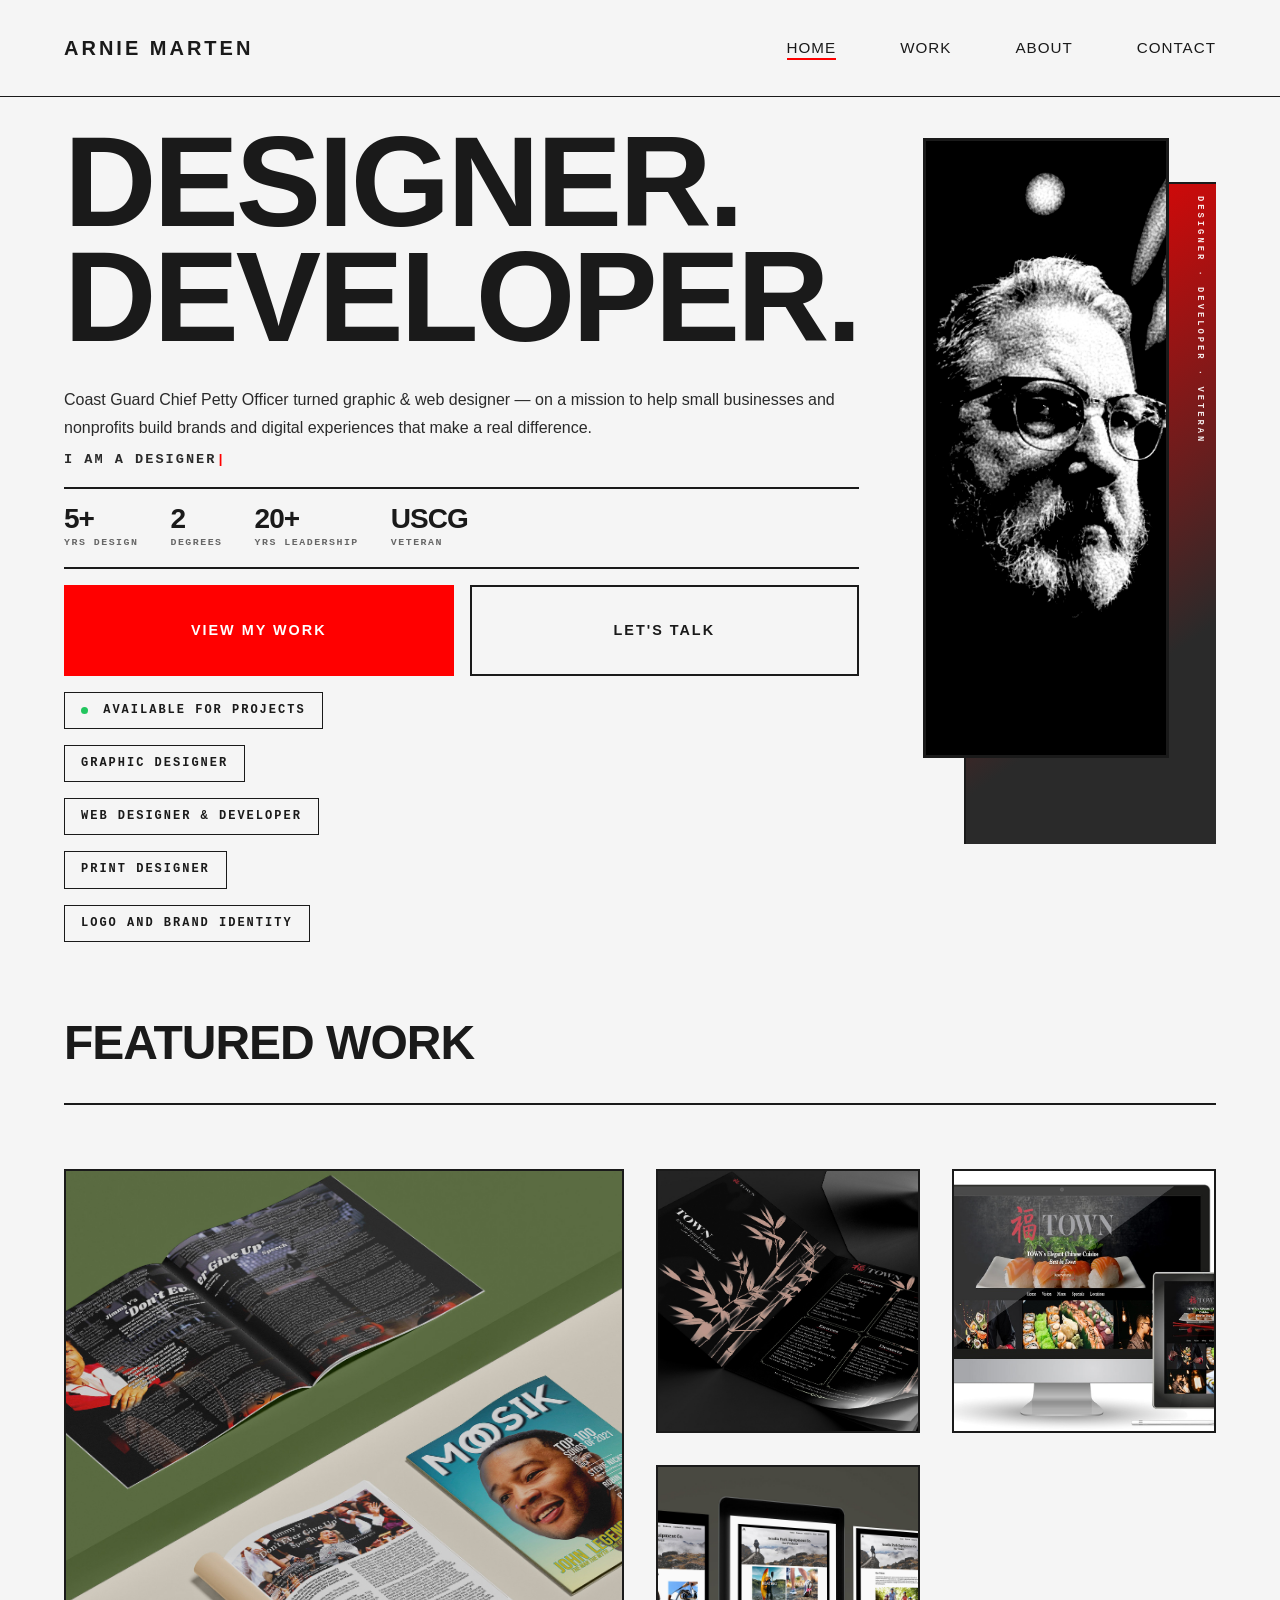
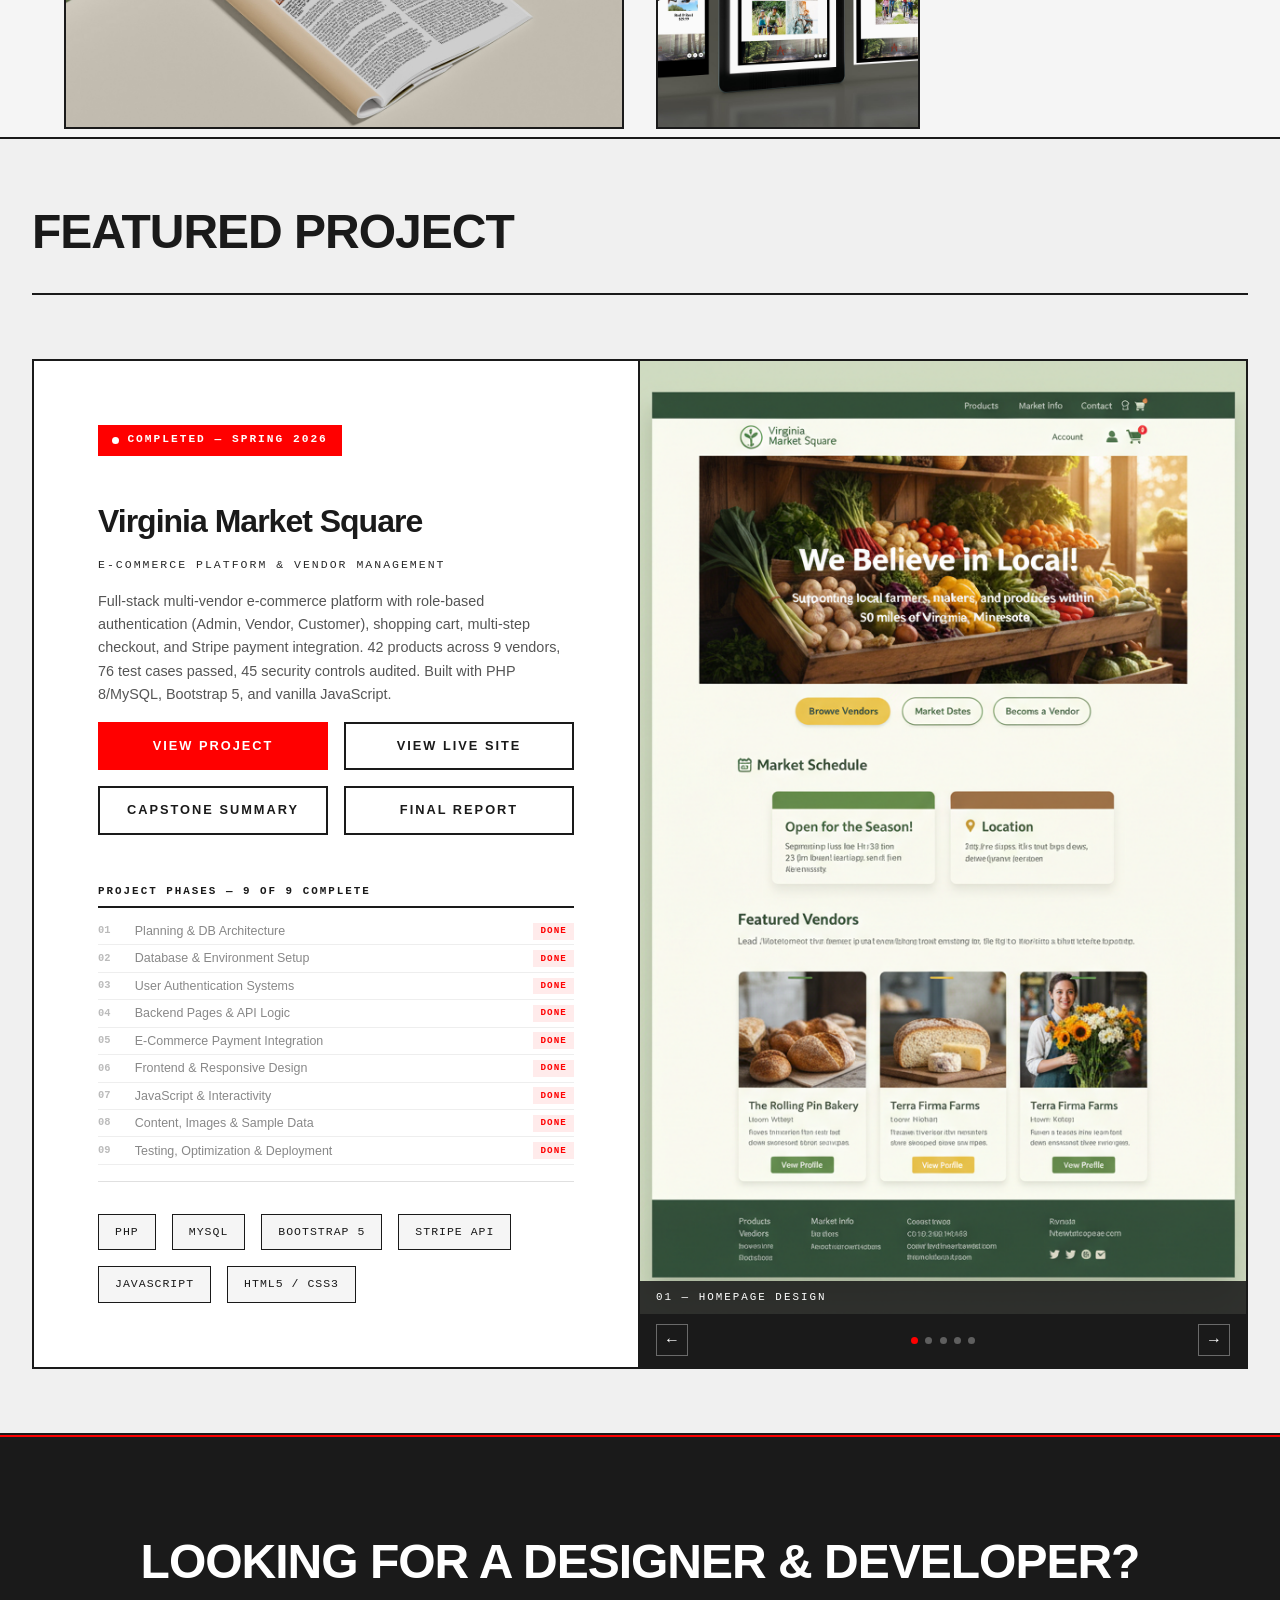
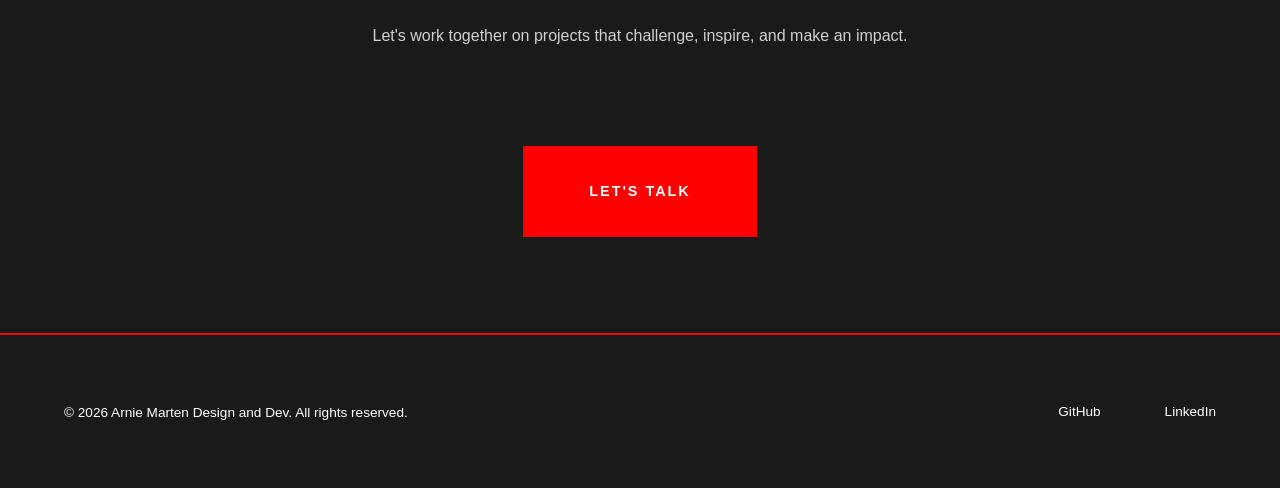
<file: index.html>
<!DOCTYPE html>
<html lang="en">
<head>
    <meta charset="UTF-8">
    <meta name="viewport" content="width=device-width, initial-scale=1.0">
    <meta name="description" content="Personal portfolio of a graphic designer and full-stack web developer. Experimental brutalist design with case studies in web design, web development, and print design.">
    <meta name="theme-color" content="#F5F5F5">
    <title>ARNOLD MARTEN Portfolio — Designer & Developer</title>
    <link rel="icon" type="image/png" href="favicon.png">
    <link rel="apple-touch-icon" href="favicon.png">
    <link rel="stylesheet" href="assets/css/reset.css">
    <link rel="stylesheet" href="assets/css/styles.css">
</head>
<body>
    <!-- Navigation -->
    <nav class="navbar">
        <div class="navbar-container">
            <a href="index.html" class="logo">ARNIE MARTEN</a>
            <button class="hamburger" id="hamburger" aria-label="Toggle navigation menu">
                <span></span>
                <span></span>
                <span></span>
            </button>
            <ul class="nav-menu" id="nav-menu">
                <li><a href="index.html" class="nav-link active">Home</a></li>
                <li><a href="portfolio.html" class="nav-link">Work</a></li>
                <li><a href="about.html" class="nav-link">About</a></li>
                <li><a href="contact.html" class="nav-link">Contact</a></li>
            </ul>
        </div>
    </nav>

    <!-- Hero Section -->
    <section class="hero">
        <div class="hero-content">
            <div class="hero-text">

                <h1 class="hero-title" data-parallax="0.5">
                    DESIGNER.<br>DEVELOPER.
                </h1>
                <div class="hero-subtitle" data-parallax="0.3">
                    <p>Coast Guard Chief Petty Officer turned graphic &amp; web designer — on a mission to help small businesses and nonprofits build brands and digital experiences that make a real difference.</p>
                </div>
                <div class="hero-roles">
                    I AM A&nbsp;<span id="heroTyped"></span><span class="hero-cursor">|</span>
                </div>
            </div>

            <div class="hero-stats">
                <div class="hero-stat">
                    <span class="stat-number">5+</span>
                    <span class="stat-label">YRS DESIGN</span>
                </div>
                <div class="hero-stat">
                    <span class="stat-number">2</span>
                    <span class="stat-label">DEGREES</span>
                </div>
                <div class="hero-stat">
                    <span class="stat-number">20+</span>
                    <span class="stat-label">YRS LEADERSHIP</span>
                </div>
                <div class="hero-stat">
                    <span class="stat-number">USCG</span>
                    <span class="stat-label">VETERAN</span>
                </div>
            </div>

            <div class="hero-visual">
                <div class="parallax-bg" data-parallax="0.8"></div>
                <img src="assets/images/arnie.marten1.png" alt="Arnie Marten" class="hero-image" data-parallax="0.8">
            </div>

            <div class="hero-ctas">
                <a href="portfolio.html" class="hero-cta-primary">VIEW MY WORK</a>
                <a href="contact.html" class="hero-cta-secondary">LET'S TALK</a>
            </div>
            <div class="hero-avail">
                <span class="hero-avail-dot"></span>
                AVAILABLE FOR PROJECTS
            </div>
            <div class="hero-metadata">
                <span class="meta-label">GRAPHIC DESIGNER</span>
                <span class="meta-label">WEB DESIGNER & DEVELOPER</span>
                <span class="meta-label">PRINT DESIGNER</span>
                <span class="meta-label">LOGO AND BRAND IDENTITY</span>
            </div>
        </div>
    </section>


    <!-- Featured Work -->
    <section class="featured-work">
        <h2 class="section-title">FEATURED WORK</h2>
        <div class="featured-grid">
            <!-- Featured Project 1 (Large) -->
            <article class="project-card featured-large clickable" data-type="print-design" data-id="1">
                <div class="project-image" style="background-image: url('assets/images/project-1.jpg'); background-size: cover; background-position: center;"></div>
                <div class="project-overlay">
                    <h3>Magazine Typography & Layout</h3>
                    <p class="project-type">Print Design</p>
                    <p class="project-description">Professional print layouts for magazine articles with advanced typography and visual hierarchy.</p>
                    <span class="read-more">View Case Study →</span>
                </div>
            </article>

            <!-- Featured Project 2 (Medium) -->
            <article class="project-card featured-medium clickable" data-type="print-design" data-id="2">
                <div class="project-image" style="background-image: url('assets/images/project-2.jpg'); background-size: cover; background-position: center;"></div>
                <div class="project-overlay">
                    <h3>Restaurant Menu & Brochure</h3>
                    <p class="project-type">Print Design</p>
                    <span class="read-more">View Case Study →</span>
                </div>
            </article>

            <!-- Featured Project 3 (Medium) -->
            <article class="project-card featured-medium clickable" data-type="web-design" data-id="8">
                <div class="project-image" style="background-image: url('assets/images/project-8.jpg'); background-size: cover; background-position: center;"></div>
                <div class="project-overlay">
                    <h3>Restaurant Website Design</h3>
                    <p class="project-type">Web Design</p>
                    <span class="read-more">View Case Study →</span>
                </div>
            </article>

            <!-- Featured Project 4 (Small) -->
            <article class="project-card featured-medium clickable" data-type="branding" data-id="10">
                <div class="project-image" style="background-image: url('assets/images/project-10.jpg'); background-size: cover; background-position: center;"></div>
                <div class="project-overlay">
                    <h3>Adv Multiplatform Design</h3>
                    <p class="project-type">Web Design & Development</p>
                </div>
            </article>
        </div>
    </section>

    <!-- Current Project -->
    <section class="current-project">
        <h2 class="section-title">FEATURED PROJECT</h2>
        <div class="current-project-inner">

            <!-- Info Panel -->
            <div class="current-project-info">
                <div class="project-live-badge">
                    <span class="live-dot"></span>
                    COMPLETED — SPRING 2026
                </div>
                <h3 class="current-project-title">Virginia Market Square</h3>
                <p class="current-project-subtitle">E-Commerce Platform &amp; Vendor Management</p>
                <p class="current-project-desc">Full-stack multi-vendor e-commerce platform with role-based authentication (Admin, Vendor, Customer), shopping cart, multi-step checkout, and Stripe payment integration. 42 products across 9 vendors, 76 test cases passed, 45 security controls audited. Built with PHP 8/MySQL, Bootstrap 5, and vanilla JavaScript.</p>
                <div class="hero-ctas hero-ctas-quad">
                    <a href="https://github.com/amarten1112/Capstone" class="hero-cta-primary">VIEW PROJECT</a>
                    <a href="http://s1085477016.onlinehome.us/" class="hero-cta-secondary" target="_blank" rel="noopener noreferrer">VIEW LIVE SITE</a>
                    <a href="capstone.html" class="hero-cta-secondary">CAPSTONE SUMMARY</a>
                    <a href="assets/docs/VMS_Capstone_Final_Report.pdf" class="hero-cta-secondary" target="_blank" rel="noopener noreferrer">FINAL REPORT</a>
                </div>
                <div class="phase-tracker">
                    <div class="phase-tracker-label">PROJECT PHASES — 9 OF 9 COMPLETE</div>
                    <div class="phase-list">
                        <div class="phase-item phase-complete">
                            <span class="phase-num">01</span>
                            <span class="phase-name">Planning &amp; DB Architecture</span>
                            <span class="phase-status">DONE</span>
                        </div>
                        <div class="phase-item phase-complete">
                            <span class="phase-num">02</span>
                            <span class="phase-name">Database &amp; Environment Setup</span>
                            <span class="phase-status">DONE</span>
                        </div>
                        <div class="phase-item phase-complete">
                            <span class="phase-num">03</span>
                            <span class="phase-name">User Authentication Systems</span>
                            <span class="phase-status">DONE</span>
                        </div>
                        <div class="phase-item phase-complete">
                            <span class="phase-num">04</span>
                            <span class="phase-name">Backend Pages &amp; API Logic</span>
                            <span class="phase-status">DONE</span>
                        </div>
                        <div class="phase-item phase-complete">
                            <span class="phase-num">05</span>
                            <span class="phase-name">E-Commerce Payment Integration</span>
                            <span class="phase-status">DONE</span>
                        </div>
                        <div class="phase-item phase-complete">
                            <span class="phase-num">06</span>
                            <span class="phase-name">Frontend &amp; Responsive Design</span>
                            <span class="phase-status">DONE</span>
                        </div>
                        <div class="phase-item phase-complete">
                            <span class="phase-num">07</span>
                            <span class="phase-name">JavaScript &amp; Interactivity</span>
                            <span class="phase-status">DONE</span>
                        </div>
                        <div class="phase-item phase-complete">
                            <span class="phase-num">08</span>
                            <span class="phase-name">Content, Images &amp; Sample Data</span>
                            <span class="phase-status">DONE</span>
                        </div>
                        <div class="phase-item phase-complete">
                            <span class="phase-num">09</span>
                            <span class="phase-name">Testing, Optimization &amp; Deployment</span>
                            <span class="phase-status">DONE</span>
                        </div>
                    </div>
                </div>

                <div class="project-meta">
                    <span class="meta">PHP</span>
                    <span class="meta">MySQL</span>
                    <span class="meta">Bootstrap 5</span>
                    <span class="meta">Stripe API</span>
                    <span class="meta">JavaScript</span>
                    <span class="meta">HTML5 / CSS3</span>
                </div>
            </div>

            <!-- Mockup Carousel -->
            <div class="current-project-carousel">
                <div class="carousel-viewport">
                    <div class="carousel-track" id="carouselTrack">
                        <div class="carousel-slide">
                            <img src="assets/images/mockup-homepage.png" alt="Homepage Design Mockup">
                            <div class="slide-label">01 — HOMEPAGE DESIGN</div>
                        </div>
                        <div class="carousel-slide">
                            <img src="assets/images/mockup-product.png" alt="Product Detail Page Mockup">
                            <div class="slide-label">02 — PRODUCT DETAIL</div>
                        </div>
                        <div class="carousel-slide">
                            <img src="assets/images/mockup-cart.png" alt="Shopping Cart Mockup">
                            <div class="slide-label">03 — SHOPPING CART</div>
                        </div>
                        <div class="carousel-slide">
                            <img src="assets/images/mockup-checkout.png" alt="Checkout Flow Mockup">
                            <div class="slide-label">04 — SECURE CHECKOUT</div>
                        </div>
                        <div class="carousel-slide">
                            <img src="assets/images/mockup-dashboard.png" alt="Vendor Dashboard Mockup">
                            <div class="slide-label">05 — VENDOR DASHBOARD</div>
                        </div>
                    </div>
                </div>
                <div class="carousel-controls">
                    <button class="carousel-btn carousel-prev" id="carouselPrev" aria-label="Previous slide">←</button>
                    <div class="carousel-dots" id="carouselDots">
                        <button class="dot active" aria-label="Slide 1"></button>
                        <button class="dot" aria-label="Slide 2"></button>
                        <button class="dot" aria-label="Slide 3"></button>
                        <button class="dot" aria-label="Slide 4"></button>
                        <button class="dot" aria-label="Slide 5"></button>
                    </div>
                    <button class="carousel-btn carousel-next" id="carouselNext" aria-label="Next slide">→</button>
                </div>
            </div>

        </div>
    </section>

    <!-- CTA Section -->
    <section class="cta-section">
        <h2>LOOKING FOR A DESIGNER & DEVELOPER?</h2>
        <p>Let's work together on projects that challenge, inspire, and make an impact.</p>
        <a href="contact.html" class="cta-button">LET'S TALK</a>
    </section>

    <!-- Footer -->
    <footer class="footer">
        <div class="footer-content">
            <p class="footer-text">© 2026 Arnie Marten Design and Dev. All rights reserved.</p>
            <div class="footer-links">
                <a href="https://github.com/amarten1112" class="footer-link" target="_blank" rel="noopener noreferrer">GitHub</a>
                <a href="https://www.linkedin.com/in/arnold-marten/" class="footer-link" target="_blank" rel="noopener noreferrer">LinkedIn</a>
            </div>
        </div>
    </footer>

    <!-- Case Study Modal -->
    <div class="modal" id="caseStudyModal" role="dialog" aria-labelledby="modalTitle" aria-hidden="true">
        <div class="modal-content">
            <button class="modal-close" id="closeModal" aria-label="Close case study">&times;</button>
            <div class="modal-body" id="modalBody">
                <!-- Content loaded dynamically by JavaScript -->
            </div>
        </div>
    </div>

    <!-- Scripts -->
    <script src="assets/js/main.js?v=2"></script>
    <script src="assets/js/case-study.js?v=2"></script>
    <script src="assets/js/filter.js?v=2"></script>
    <script src="assets/js/animations.js?v=2"></script>
</body>
</html>
</file>
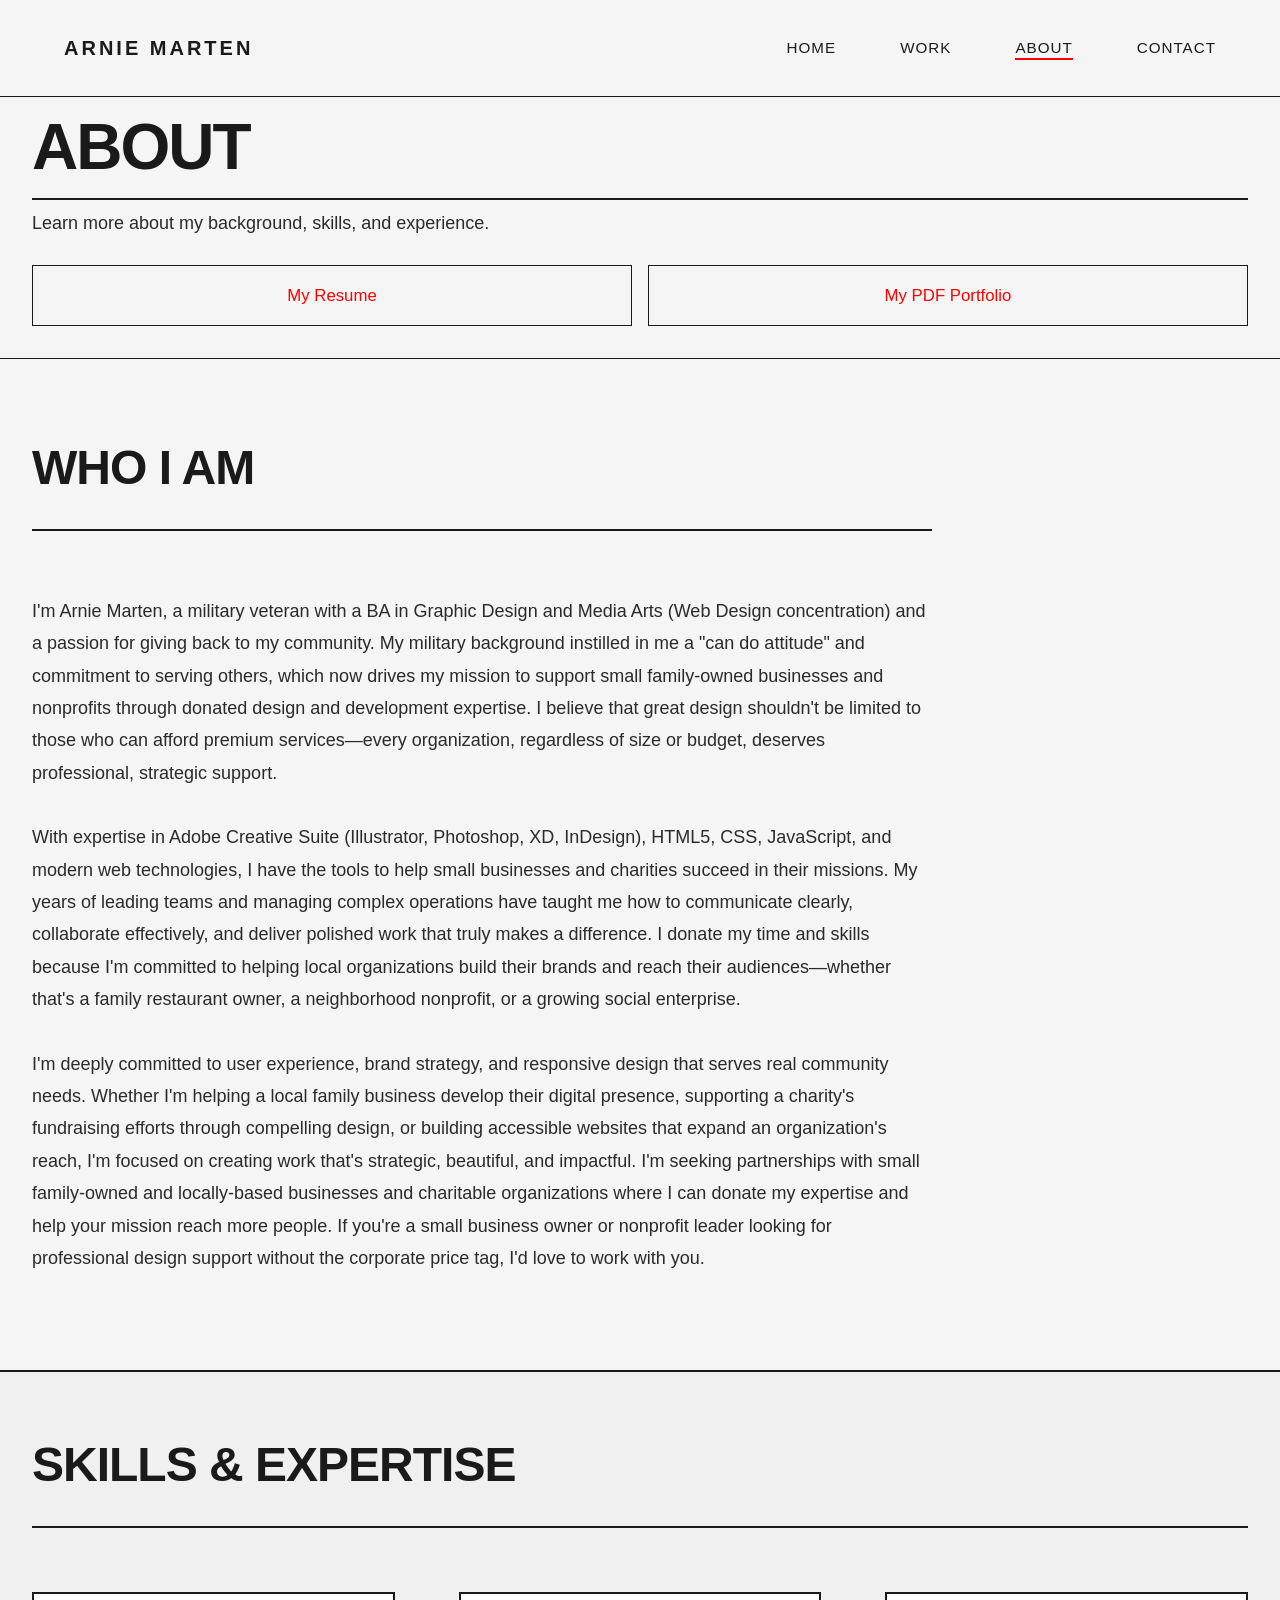
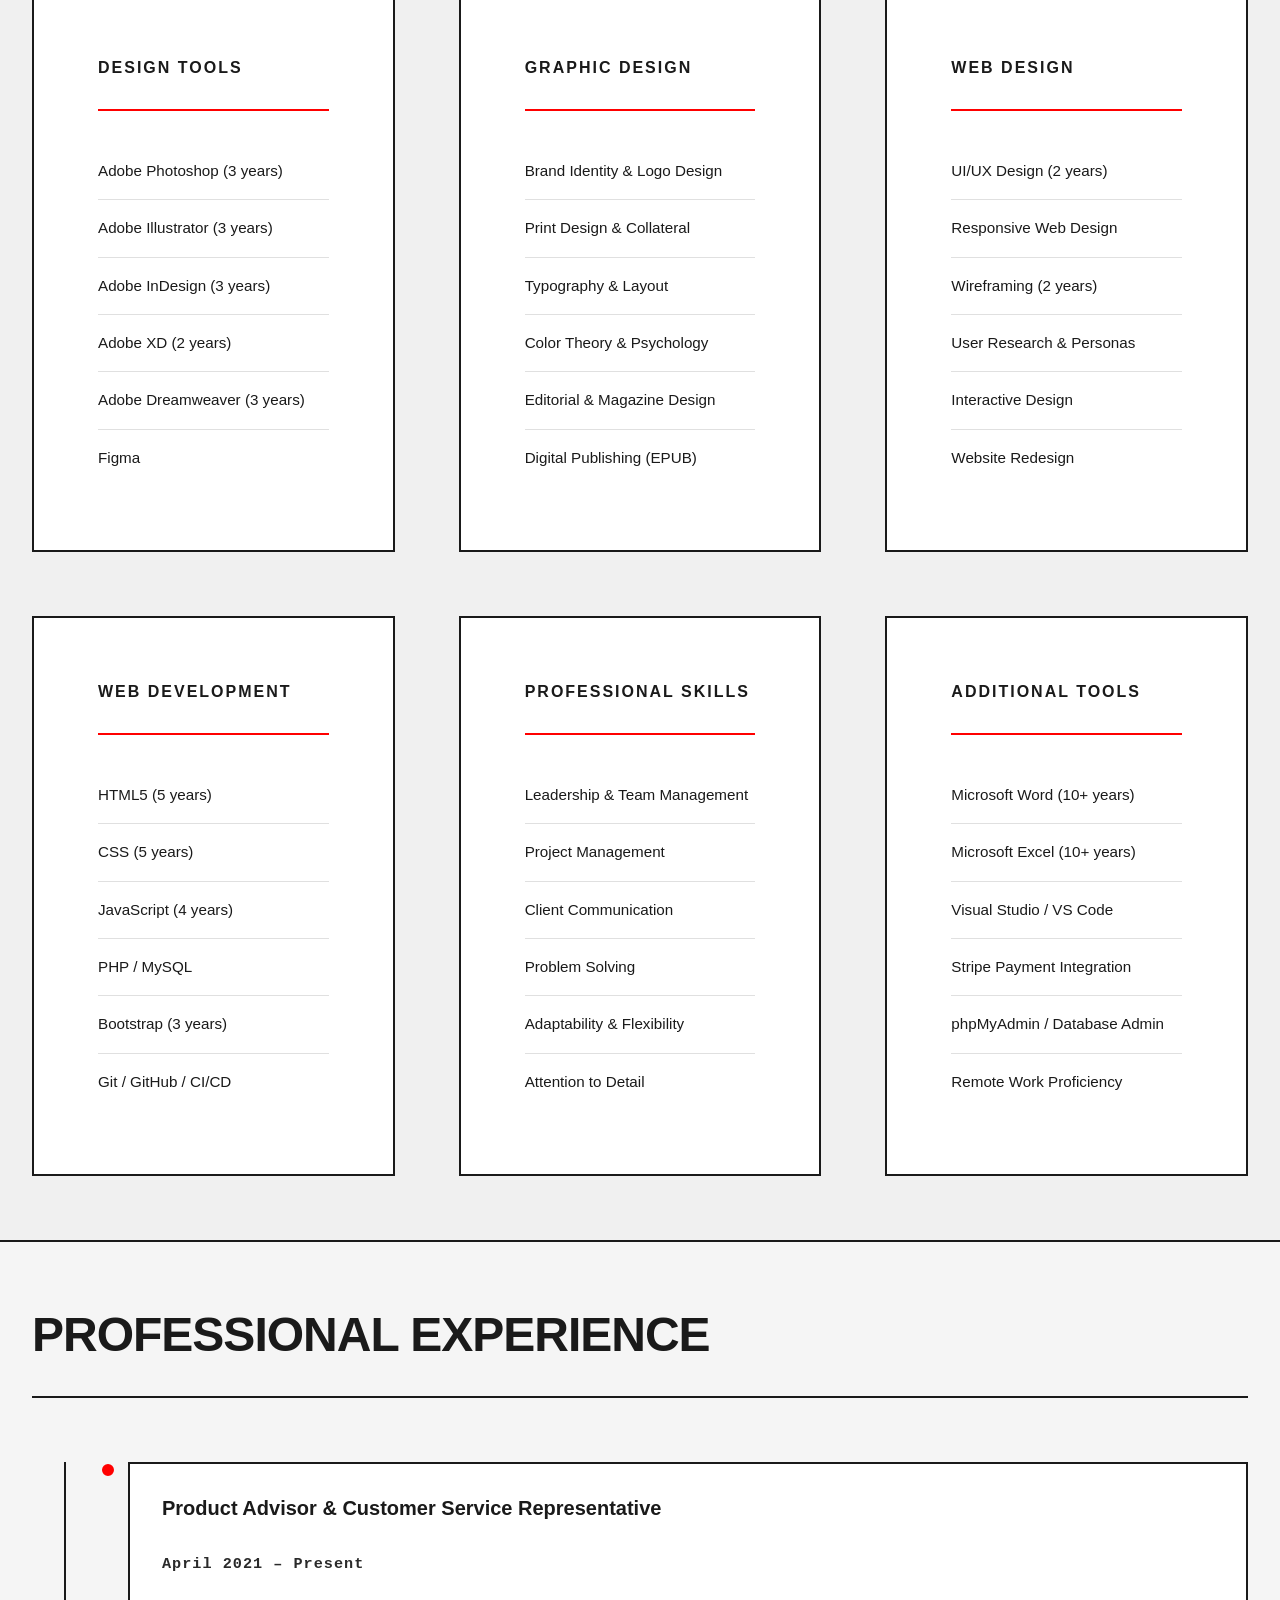
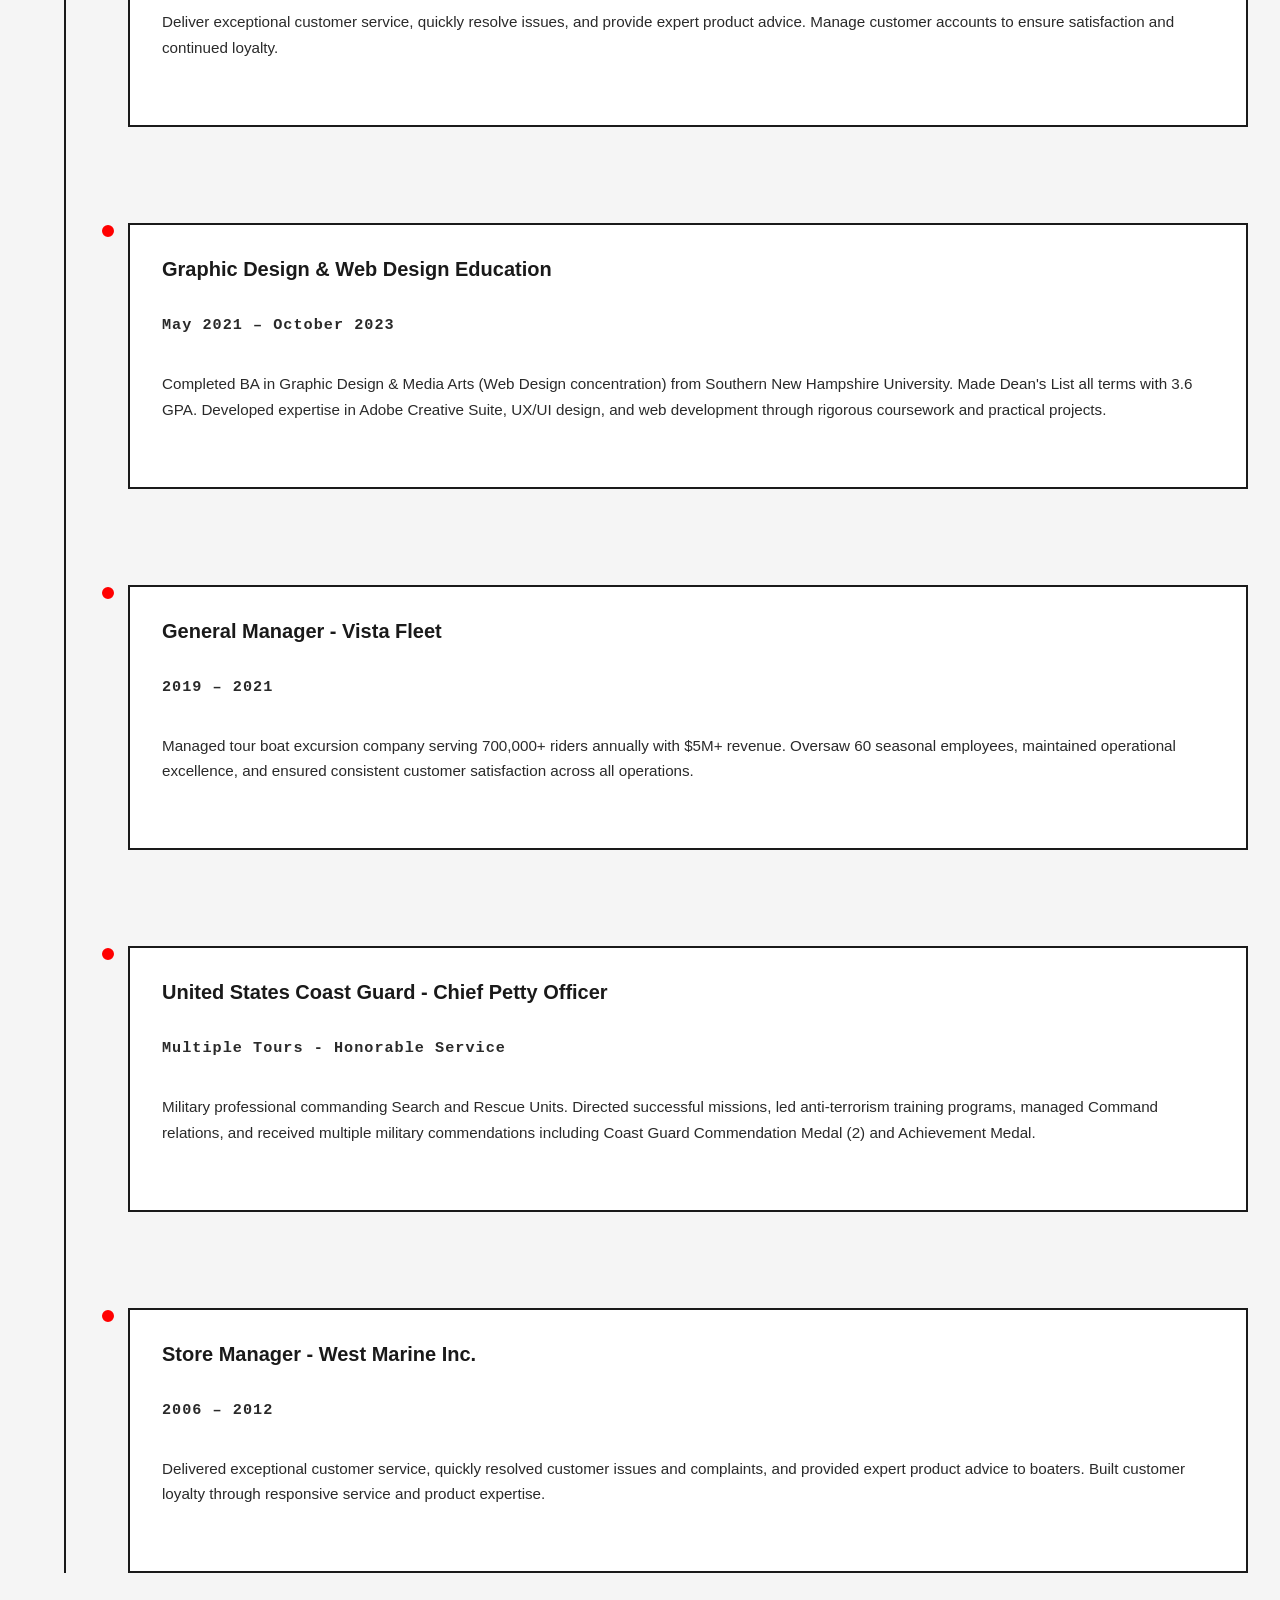
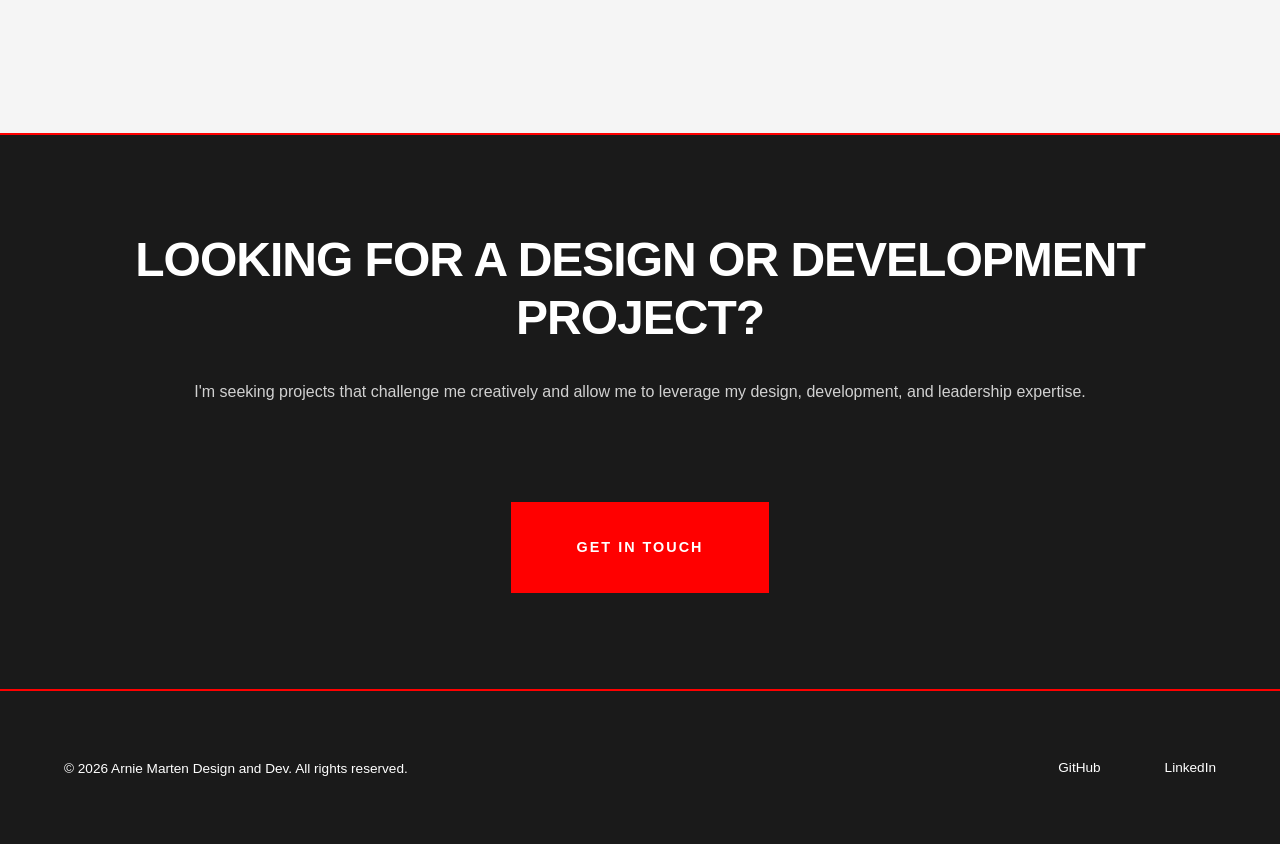
<file: about.html>
<!DOCTYPE html>
<html lang="en">
<head>
    <meta charset="UTF-8">
    <meta name="viewport" content="width=device-width, initial-scale=1.0">
    <meta name="description" content="About the designer and developer behind this portfolio.">
    <title>About — Designer & Developer</title>
    <link rel="icon" type="image/png" href="favicon.png">
    <link rel="apple-touch-icon" href="favicon.png">
    <link rel="stylesheet" href="assets/css/reset.css">
    <link rel="stylesheet" href="assets/css/styles.css">
</head>
<body>
    <!-- Navigation -->
    <nav class="navbar">
        <div class="navbar-container">
            <a href="index.html" class="logo">ARNIE MARTEN</a>
            <button class="hamburger" id="hamburger" aria-label="Toggle navigation menu">
                <span></span>
                <span></span>
                <span></span>
            </button>
            <ul class="nav-menu" id="nav-menu">
                <li><a href="index.html" class="nav-link">Home</a></li>
                <li><a href="portfolio.html" class="nav-link">Work</a></li>
                <li><a href="about.html" class="nav-link active">About</a></li>
                <li><a href="contact.html" class="nav-link">Contact</a></li>
            </ul>
        </div>
    </nav>

    <!-- About Header -->
    <section class="about-header">
        <h1 class="page-title">ABOUT</h1>
        <p class="page-subtitle">Learn more about my background, skills, and experience.</p>
        <br>
    
        <div class="info-block">
        <ul class="social-links">
            <li><a href="assets/docs/Arnie.Marten.Resume.2026 (Final).pdf" target="_blank" rel="noopener noreferrer">My Resume</a></li>
            <li><a href="assets/docs/Arnies_Portfolio.pdf" target="_blank" rel="noopener noreferrer">My PDF Portfolio</a></li>
        </ul>
        </div>
    </section>

    <!-- Bio Section -->
    <section class="about-bio">
        <div class="bio-content">
            <h2 class="section-title">WHO I AM</h2>
            <p class="bio-text">I'm Arnie Marten, a military veteran with a BA in Graphic Design and Media Arts (Web Design concentration) and a passion for giving back to my community. My military background instilled in me a "can do attitude" and commitment to serving others, which now drives my mission to support small family-owned businesses and nonprofits through donated design and development expertise. I believe that great design shouldn't be limited to those who can afford premium services—every organization, regardless of size or budget, deserves professional, strategic support.</p>
            <p class="bio-text">With expertise in Adobe Creative Suite (Illustrator, Photoshop, XD, InDesign), HTML5, CSS, JavaScript, and modern web technologies, I have the tools to help small businesses and charities succeed in their missions. My years of leading teams and managing complex operations have taught me how to communicate clearly, collaborate effectively, and deliver polished work that truly makes a difference. I donate my time and skills because I'm committed to helping local organizations build their brands and reach their audiences—whether that's a family restaurant owner, a neighborhood nonprofit, or a growing social enterprise.</p>
            <p class="bio-text">I'm deeply committed to user experience, brand strategy, and responsive design that serves real community needs. Whether I'm helping a local family business develop their digital presence, supporting a charity's fundraising efforts through compelling design, or building accessible websites that expand an organization's reach, I'm focused on creating work that's strategic, beautiful, and impactful. I'm seeking partnerships with small family-owned and locally-based businesses and charitable organizations where I can donate my expertise and help your mission reach more people. If you're a small business owner or nonprofit leader looking for professional design support without the corporate price tag, I'd love to work with you.</p>
        </div>
    </section>

    <!-- Skills Section -->
    <section class="skills-section">
        <h2 class="section-title">SKILLS & EXPERTISE</h2>
        <div class="skills-grid">
            <!-- Design Tools -->
            <div class="skill-category">
                <h3 class="skill-title">DESIGN TOOLS</h3>
                <ul class="skill-list">
                    <li>Adobe Photoshop (3 years)</li>
                    <li>Adobe Illustrator (3 years)</li>
                    <li>Adobe InDesign (3 years)</li>
                    <li>Adobe XD (2 years)</li>
                    <li>Adobe Dreamweaver (3 years)</li>
                    <li>Figma</li>
                </ul>
            </div>

            <!-- Graphic Design Skills -->
            <div class="skill-category">
                <h3 class="skill-title">GRAPHIC DESIGN</h3>
                <ul class="skill-list">
                    <li>Brand Identity & Logo Design</li>
                    <li>Print Design & Collateral</li>
                    <li>Typography & Layout</li>
                    <li>Color Theory & Psychology</li>
                    <li>Editorial & Magazine Design</li>
                    <li>Digital Publishing (EPUB)</li>
                </ul>
            </div>

            <!-- Web Design Skills -->
            <div class="skill-category">
                <h3 class="skill-title">WEB DESIGN</h3>
                <ul class="skill-list">
                    <li>UI/UX Design (2 years)</li>
                    <li>Responsive Web Design</li>
                    <li>Wireframing (2 years)</li>
                    <li>User Research & Personas</li>
                    <li>Interactive Design</li>
                    <li>Website Redesign</li>
                </ul>
            </div>

            <!-- Web Development -->
            <div class="skill-category">
                <h3 class="skill-title">WEB DEVELOPMENT</h3>
                <ul class="skill-list">
                    <li>HTML5 (5 years)</li>
                    <li>CSS (5 years)</li>
                    <li>JavaScript (4 years)</li>
                    <li>PHP / MySQL</li>
                    <li>Bootstrap (3 years)</li>
                    <li>Git / GitHub / CI/CD</li>
                </ul>
            </div>

            <!-- Professional Skills -->
            <div class="skill-category">
                <h3 class="skill-title">PROFESSIONAL SKILLS</h3>
                <ul class="skill-list">
                    <li>Leadership & Team Management</li>
                    <li>Project Management</li>
                    <li>Client Communication</li>
                    <li>Problem Solving</li>
                    <li>Adaptability & Flexibility</li>
                    <li>Attention to Detail</li>
                </ul>
            </div>

            <!-- Office & Data -->
            <div class="skill-category">
                <h3 class="skill-title">ADDITIONAL TOOLS</h3>
                <ul class="skill-list">
                    <li>Microsoft Word (10+ years)</li>
                    <li>Microsoft Excel (10+ years)</li>
                    <li>Visual Studio / VS Code</li>
                    <li>Stripe Payment Integration</li>
                    <li>phpMyAdmin / Database Admin</li>
                    <li>Remote Work Proficiency</li>
                </ul>
            </div>
        </div>
    </section>

    <!-- Timeline Section -->
    <section class="timeline-section">
        <h2 class="section-title">PROFESSIONAL EXPERIENCE</h2>
        <div class="timeline">
            <div class="timeline-item">
                <div class="timeline-marker"></div>
                <div class="timeline-content">
                    <h3>Product Advisor & Customer Service Representative</h3>
                    <p class="timeline-date">April 2021 – Present</p>
                    <p>Deliver exceptional customer service, quickly resolve issues, and provide expert product advice. Manage customer accounts to ensure satisfaction and continued loyalty.</p>
                </div>
            </div>

            <div class="timeline-item">
                <div class="timeline-marker"></div>
                <div class="timeline-content">
                    <h3>Graphic Design & Web Design Education</h3>
                    <p class="timeline-date">May 2021 – October 2023</p>
                    <p>Completed BA in Graphic Design & Media Arts (Web Design concentration) from Southern New Hampshire University. Made Dean's List all terms with 3.6 GPA. Developed expertise in Adobe Creative Suite, UX/UI design, and web development through rigorous coursework and practical projects.</p>
                </div>
            </div>

            <div class="timeline-item">
                <div class="timeline-marker"></div>
                <div class="timeline-content">
                    <h3>General Manager - Vista Fleet</h3>
                    <p class="timeline-date">2019 – 2021</p>
                    <p>Managed tour boat excursion company serving 700,000+ riders annually with $5M+ revenue. Oversaw 60 seasonal employees, maintained operational excellence, and ensured consistent customer satisfaction across all operations.</p>
                </div>
            </div>

            <div class="timeline-item">
                <div class="timeline-marker"></div>
                <div class="timeline-content">
                    <h3>United States Coast Guard - Chief Petty Officer</h3>
                    <p class="timeline-date">Multiple Tours - Honorable Service</p>
                    <p>Military professional commanding Search and Rescue Units. Directed successful missions, led anti-terrorism training programs, managed Command relations, and received multiple military commendations including Coast Guard Commendation Medal (2) and Achievement Medal.</p>
                </div>
            </div>

            <div class="timeline-item">
                <div class="timeline-marker"></div>
                <div class="timeline-content">
                    <h3>Store Manager - West Marine Inc.</h3>
                    <p class="timeline-date">2006 – 2012</p>
                    <p>Delivered exceptional customer service, quickly resolved customer issues and complaints, and provided expert product advice to boaters. Built customer loyalty through responsive service and product expertise.</p>
                </div>
            </div>
        </div>
    </section>

    <!-- CTA Section -->
    <section class="cta-section">
        <h2>LOOKING FOR A DESIGN OR DEVELOPMENT PROJECT?</h2>
        <p>I'm seeking projects that challenge me creatively and allow me to leverage my design, development, and leadership expertise.</p>
        <a href="contact.html" class="cta-button">GET IN TOUCH</a>
    </section>

    <!-- Footer -->
    <footer class="footer">
        <div class="footer-content">
            <p class="footer-text">© 2026 Arnie Marten Design and Dev. All rights reserved.</p>
            <div class="footer-links">
                <a href="https://github.com/amarten1112" class="footer-link" target="_blank" rel="noopener noreferrer">GitHub</a>
                <a href="https://www.linkedin.com/in/arnold-marten/" class="footer-link" target="_blank" rel="noopener noreferrer">LinkedIn</a>
            </div>
        </div>
    </footer>

    <!-- Scripts -->
    <script src="assets/js/main.js?v=2"></script>
    <script src="assets/js/animations.js?v=2"></script>
</body>
</html>
</file>
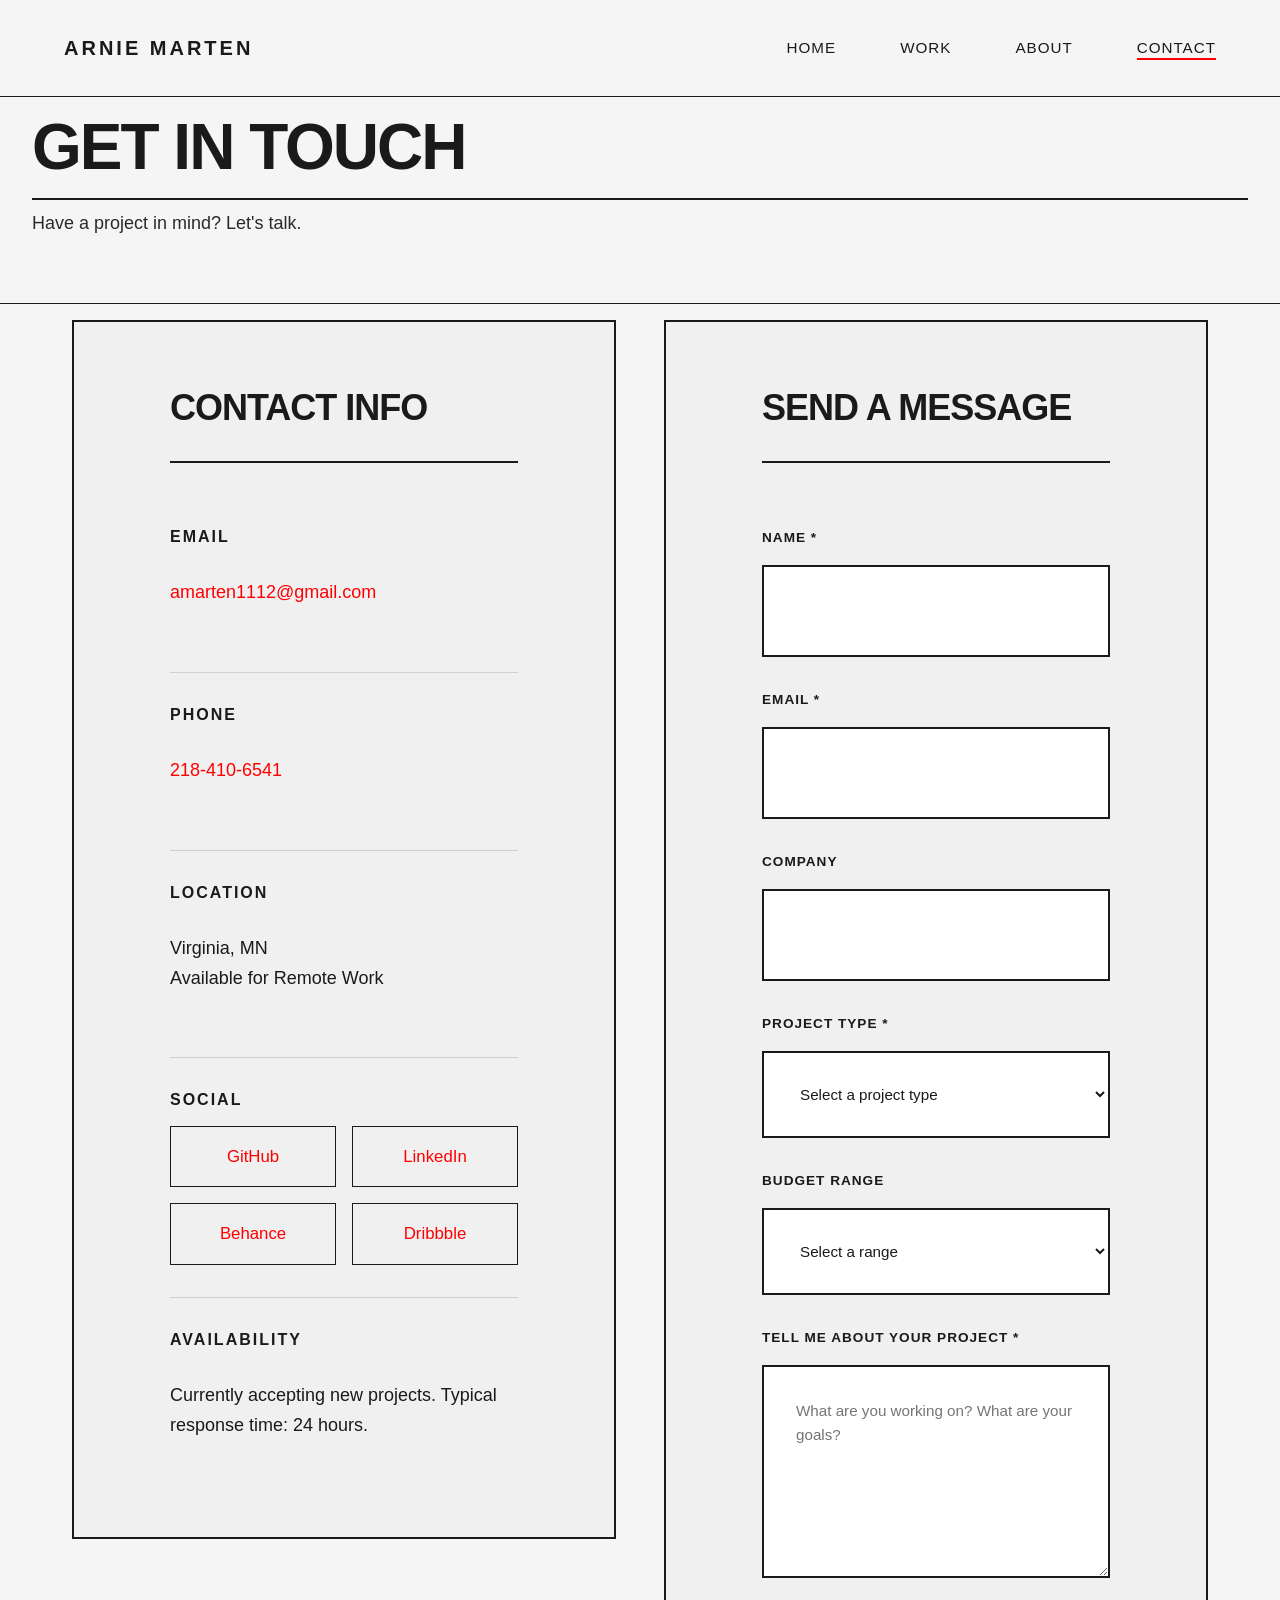
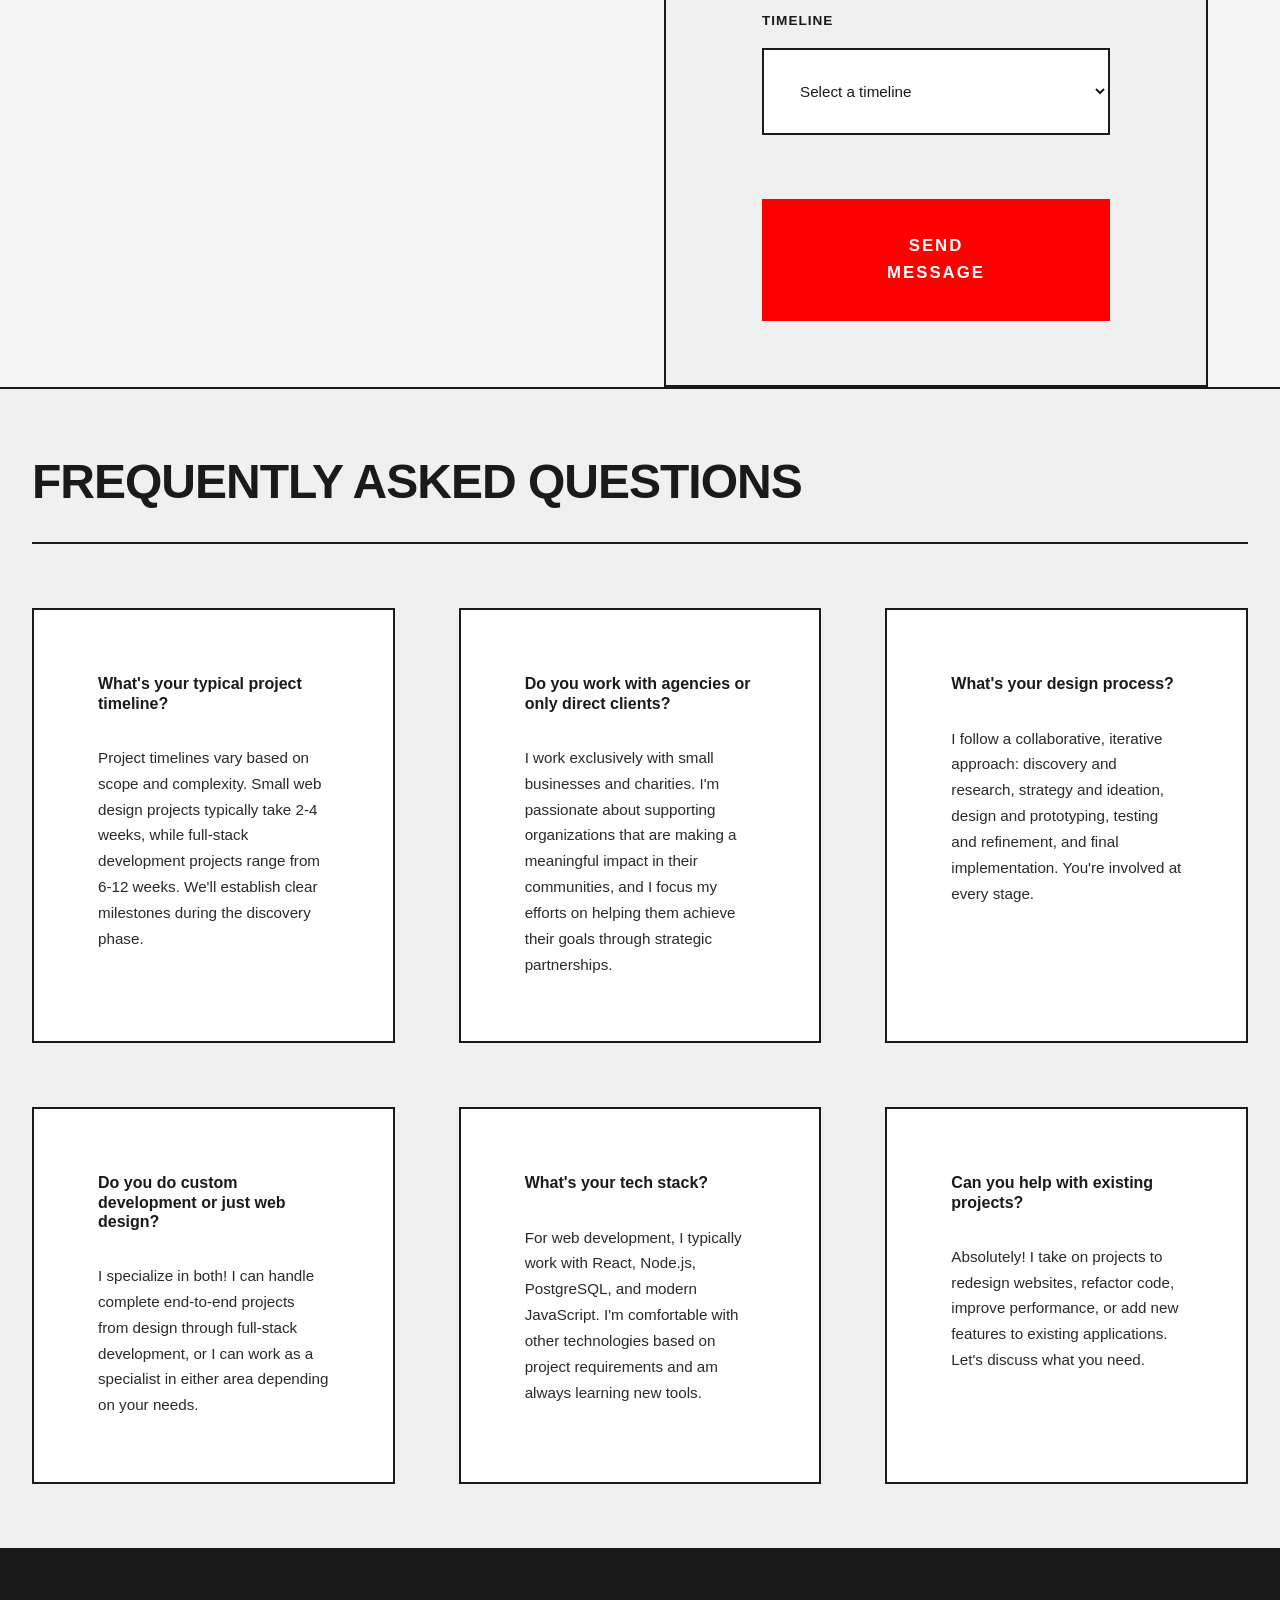
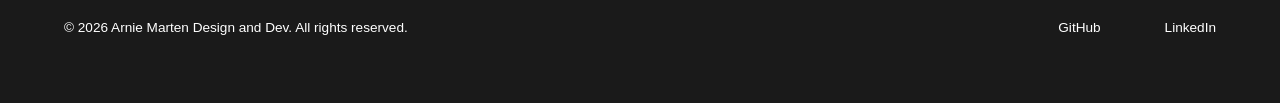
<file: contact.html>
<!DOCTYPE html>
<html lang="en">
<head>
    <meta charset="UTF-8">
    <meta name="viewport" content="width=device-width, initial-scale=1.0">
    <meta name="description" content="Get in touch for design and development inquiries.">
    <title>Contact — Designer & Developer</title>
    <link rel="icon" type="image/png" href="favicon.png">
    <link rel="apple-touch-icon" href="favicon.png">
    <link rel="stylesheet" href="assets/css/reset.css">
    <link rel="stylesheet" href="assets/css/styles.css">
</head>
<body>
    <!-- Navigation -->
    <nav class="navbar">
        <div class="navbar-container">
            <a href="index.html" class="logo">ARNIE MARTEN</a>
            <button class="hamburger" id="hamburger" aria-label="Toggle navigation menu">
                <span></span>
                <span></span>
                <span></span>
            </button>
            <ul class="nav-menu" id="nav-menu">
                <li><a href="index.html" class="nav-link">Home</a></li>
                <li><a href="portfolio.html" class="nav-link">Work</a></li>
                <li><a href="about.html" class="nav-link">About</a></li>
                <li><a href="contact.html" class="nav-link active">Contact</a></li>
            </ul>
        </div>
    </nav>

    <!-- Contact Header -->
    <section class="contact-header">
        <h1 class="page-title">GET IN TOUCH</h1>
        <p class="page-subtitle">Have a project in mind? Let's talk.</p>
    </section>

    <!-- Contact Content -->
    <section class="contact-content">
        <!-- Contact Information -->
        <div class="contact-info">
                <h2 class="section-title">CONTACT INFO</h2>
                <div class="info-block">
                    <h3>EMAIL</h3>
                    <p><a href="mailto:amarten1112@gmail.com">amarten1112@gmail.com</a></p>
                </div>
                <div class="info-block">
                    <h3>PHONE</h3>
                    <p><a href="tel:218-460-6328">218-410-6541</a></p>
                </div>
                <div class="info-block">
                    <h3>LOCATION</h3>
                    <p>Virginia, MN<br>Available for Remote Work</p>
                </div>
                <div class="info-block">
                    <h3>SOCIAL</h3>
                    <ul class="social-links">
                        <li><a href="https://github.com/amarten1112" target="_blank" rel="noopener noreferrer">GitHub</a></li>
                        <li><a href="https://www.linkedin.com/in/arnold-marten/" target="_blank" rel="noopener noreferrer">LinkedIn</a></li>
                        <li><a href="https://www.behance.net/arnmarten1" target="_blank" rel="noopener noreferrer">Behance</a></li>
                        <li><a href="https://dribbble.com/amarten" target="_blank" rel="noopener noreferrer">Dribbble</a></li>
                    </ul>
                </div>
                <div class="info-block">
                    <h3>AVAILABILITY</h3>
                    <p>Currently accepting new projects. Typical response time: 24 hours.</p>
                </div>
            </div>

            <!-- Contact Form -->
            <div class="contact-form">
                <h2 class="section-title">SEND A MESSAGE</h2>
                <form id="contact-form" class="form">
                    <div class="form-group">
                        <label for="name">Name *</label>
                        <input type="text" id="name" name="name" required>
                    </div>

                    <div class="form-group">
                        <label for="email">Email *</label>
                        <input type="email" id="email" name="email" required>
                    </div>

                    <div class="form-group">
                        <label for="company">Company</label>
                        <input type="text" id="company" name="company">
                    </div>

                    <div class="form-group">
                        <label for="project-type">Project Type *</label>
                        <select id="project-type" name="project-type" required>
                            <option value="">Select a project type</option>
                            <option value="web-design">Web Design</option>
                            <option value="web-development">Web Development</option>
                            <option value="print-design">Print Design</option>
                            <option value="branding">Branding & Identity</option>
                            <option value="other">Other</option>
                        </select>
                    </div>

                    <div class="form-group">
                        <label for="budget">Budget Range</label>
                        <select id="budget" name="budget">
                            <option value="">Select a range</option>
                            <option value="under-5k">Under $5K</option>
                            <option value="5k-10k">$5K - $10K</option>
                            <option value="10k-25k">$10K - $25K</option>
                            <option value="25k-50k">$25K - $50K</option>
                            <option value="50k-plus">$50K+</option>
                        </select>
                    </div>

                    <div class="form-group">
                        <label for="message">Tell me about your project *</label>
                        <textarea id="message" name="message" rows="6" required placeholder="What are you working on? What are your goals?"></textarea>
                    </div>

                    <div class="form-group">
                        <label for="timeline">Timeline</label>
                        <select id="timeline" name="timeline">
                            <option value="">Select a timeline</option>
                            <option value="urgent">Urgent (ASAP)</option>
                            <option value="1-month">1 Month</option>
                            <option value="2-3-months">2-3 Months</option>
                            <option value="flexible">Flexible</option>
                        </select>
                    </div>

                    <button type="submit" class="cta-button">SEND MESSAGE</button>
                </form>
                <div id="form-status" class="form-status"></div>
            </div>
    </section>

    <!-- FAQ Section -->
    <section class="faq-section">
        <h2 class="section-title">FREQUENTLY ASKED QUESTIONS</h2>
        <div class="faq-container">
            <div class="faq-item">
                <h3 class="faq-question">What's your typical project timeline?</h3>
                <p class="faq-answer">Project timelines vary based on scope and complexity. Small web design projects typically take 2-4 weeks, while full-stack development projects range from 6-12 weeks. We'll establish clear milestones during the discovery phase.</p>
            </div>

            <div class="faq-item">
                <h3 class="faq-question">Do you work with agencies or only direct clients?</h3>
                <p class="faq-answer">I work exclusively with small businesses and charities. I'm passionate about supporting organizations that are making a meaningful impact in their communities, and I focus my efforts on helping them achieve their goals through strategic partnerships.</p>
            </div>

            <div class="faq-item">
                <h3 class="faq-question">What's your design process?</h3>
                <p class="faq-answer">I follow a collaborative, iterative approach: discovery and research, strategy and ideation, design and prototyping, testing and refinement, and final implementation. You're involved at every stage.</p>
            </div>

            <div class="faq-item">
                <h3 class="faq-question">Do you do custom development or just web design?</h3>
                <p class="faq-answer">I specialize in both! I can handle complete end-to-end projects from design through full-stack development, or I can work as a specialist in either area depending on your needs.</p>
            </div>

            <div class="faq-item">
                <h3 class="faq-question">What's your tech stack?</h3>
                <p class="faq-answer">For web development, I typically work with React, Node.js, PostgreSQL, and modern JavaScript. I'm comfortable with other technologies based on project requirements and am always learning new tools.</p>
            </div>

            <div class="faq-item">
                <h3 class="faq-question">Can you help with existing projects?</h3>
                <p class="faq-answer">Absolutely! I take on projects to redesign websites, refactor code, improve performance, or add new features to existing applications. Let's discuss what you need.</p>
            </div>
        </div>
    </section>

    <!-- Footer -->
    <footer class="footer">
        <div class="footer-content">
            <p class="footer-text">© 2026 Arnie Marten Design and Dev. All rights reserved.</p>
            <div class="footer-links">
                <a href="https://github.com/amarten1112" class="footer-link" target="_blank" rel="noopener noreferrer">GitHub</a>
                <a href="https://www.linkedin.com/in/arnold-marten/" class="footer-link" target="_blank" rel="noopener noreferrer">LinkedIn</a>
            </div>
        </div>
    </footer>

    <!-- Scripts -->
    <script src="assets/js/main.js?v=2"></script>
    <script src="assets/js/animations.js?v=2"></script>
</body>
</html>
</file>
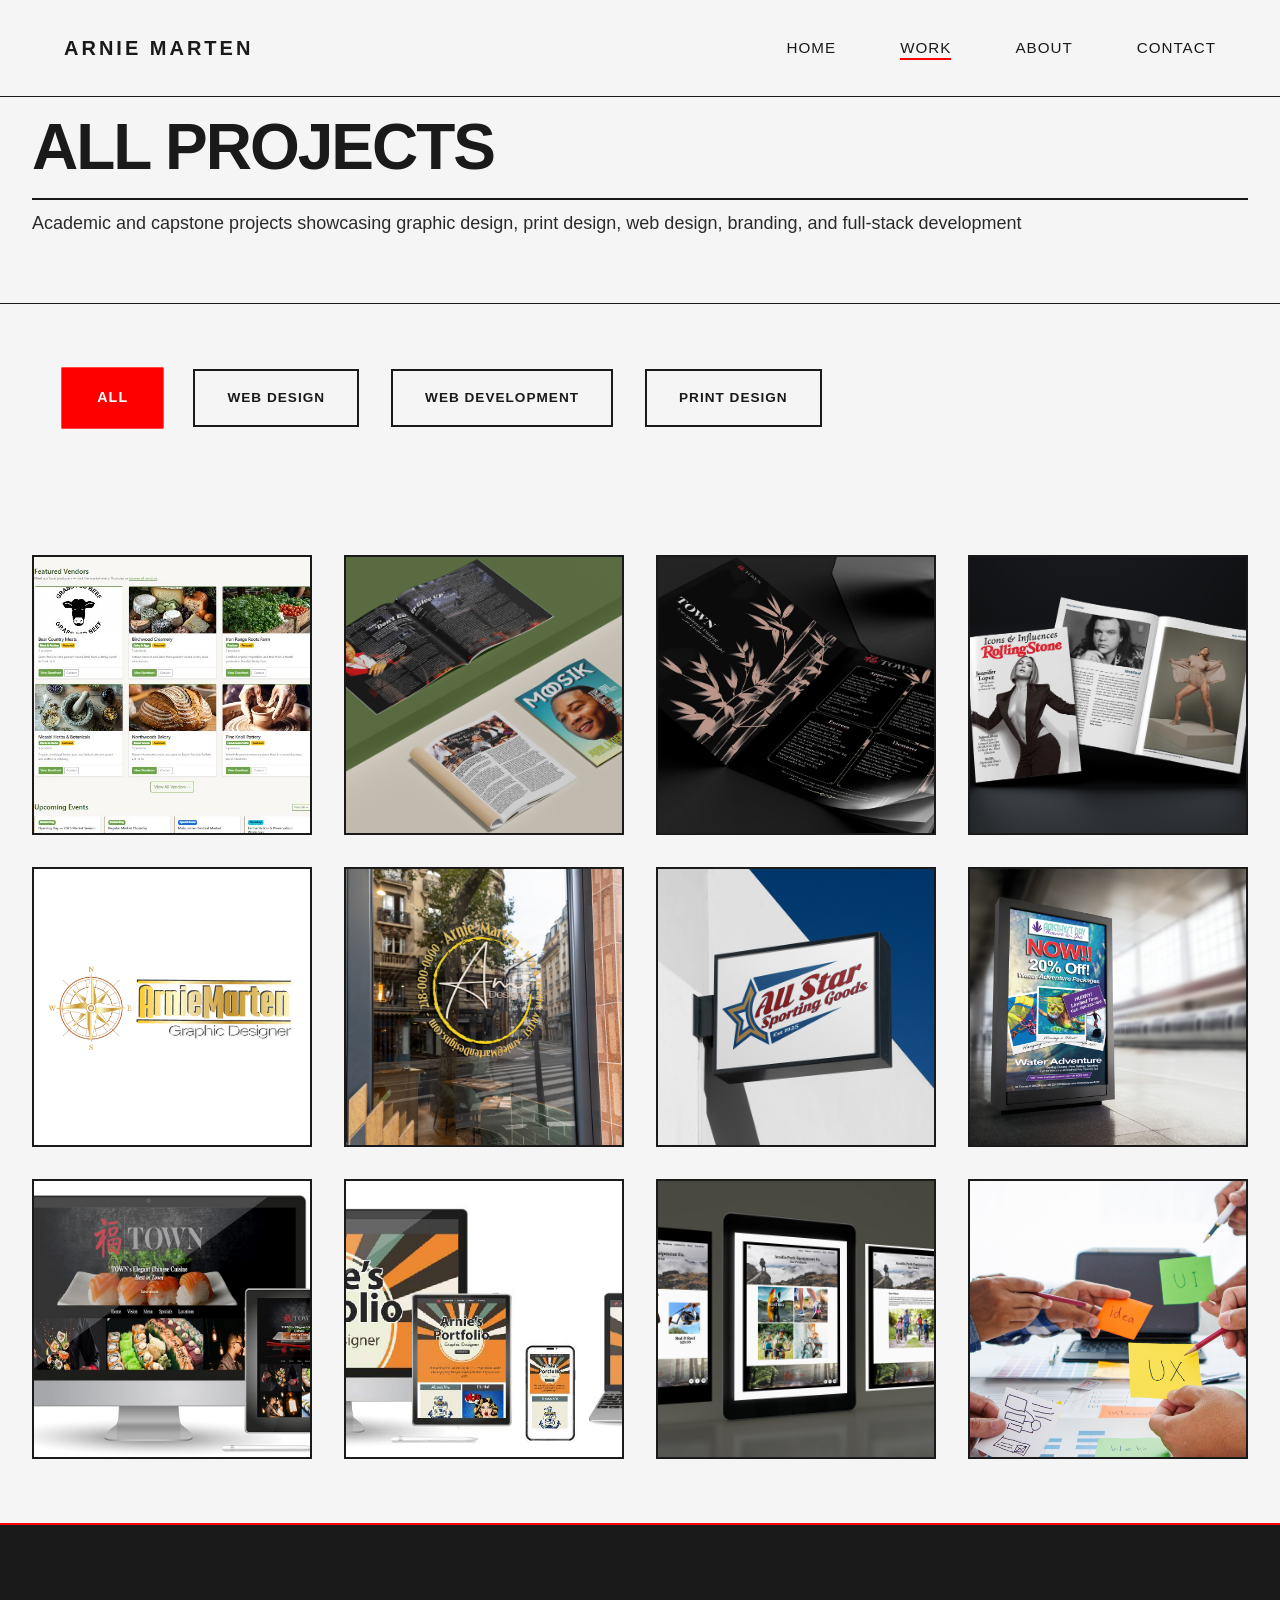
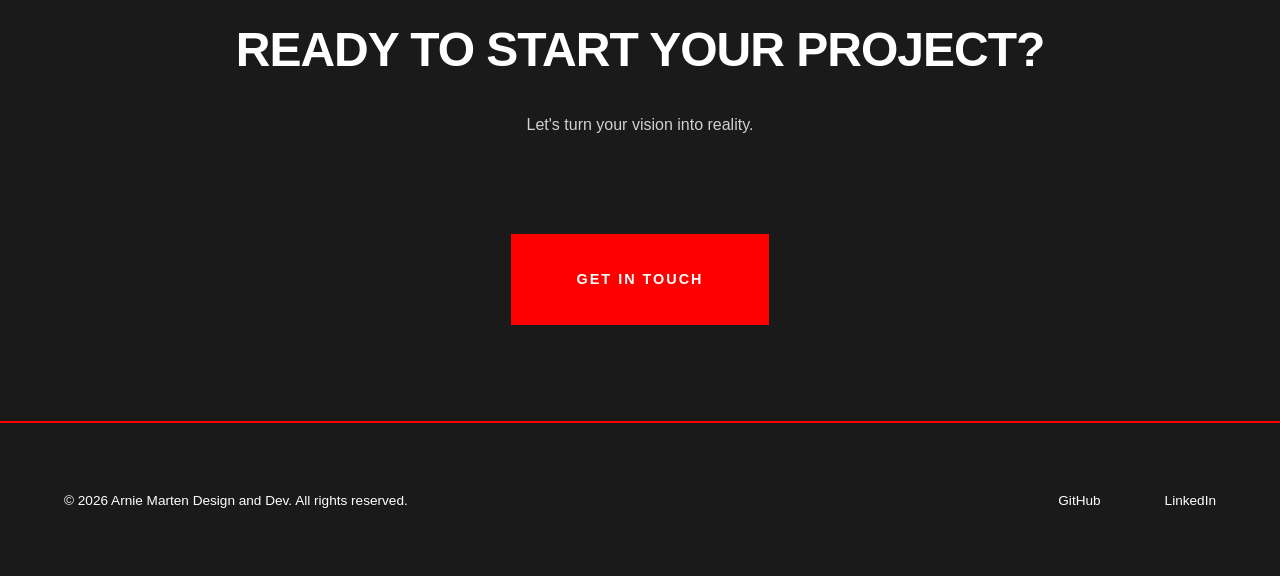
<file: portfolio.html>
<!DOCTYPE html>
<html lang="en">
<head>
    <meta charset="UTF-8">
    <meta name="viewport" content="width=device-width, initial-scale=1.0">
    <meta name="description" content="Complete portfolio showcasing web design, web development, and print design projects.">
    <title>Portfolio — All Work</title>
    <link rel="icon" type="image/png" href="favicon.png">
    <link rel="apple-touch-icon" href="favicon.png">
    <link rel="stylesheet" href="assets/css/reset.css">
    <link rel="stylesheet" href="assets/css/styles.css">
</head>
<body>
    <!-- Navigation -->
    <nav class="navbar">
        <div class="navbar-container">
            <a href="index.html" class="logo">ARNIE MARTEN</a>
            <button class="hamburger" id="hamburger" aria-label="Toggle navigation menu">
                <span></span>
                <span></span>
                <span></span>
            </button>
            <ul class="nav-menu" id="nav-menu">
                <li><a href="index.html" class="nav-link">Home</a></li>
                <li><a href="portfolio.html" class="nav-link active">Work</a></li>
                <li><a href="about.html" class="nav-link">About</a></li>
                <li><a href="contact.html" class="nav-link">Contact</a></li>
            </ul>
        </div>
    </nav>

    <!-- Portfolio Header -->
    <section class="portfolio-header">
        <h1 class="page-title">ALL PROJECTS</h1>
        <p class="page-subtitle">Academic and capstone projects showcasing graphic design, print design, web design, branding, and full-stack development</p>
    </section>

    <!-- Filter Controls -->
    <section class="filter-section">
        <div class="filter-container">
            <button class="filter-btn active" data-filter="all">All</button>
            <button class="filter-btn" data-filter="web-design">Web Design</button>
            <button class="filter-btn" data-filter="web-development">Web Development</button>
            <button class="filter-btn" data-filter="print-design">Print Design</button>
        </div>
    </section>

    <!-- Case Study Modal -->
    <div class="modal" id="caseStudyModal" role="dialog" aria-labelledby="modalTitle" aria-hidden="true">
        <div class="modal-content">
            <button class="modal-close" id="closeModal" aria-label="Close case study">&times;</button>
            <div class="modal-body" id="modalBody">
                <!-- Content loaded dynamically by JavaScript -->
            </div>
        </div>
    </div>

    <!-- Projects Grid -->
    <section class="projects-section">
        <div class="projects-grid" id="projects-grid">
            <!-- Capstone: Virginia Market Square -->
            <article class="project-card project-item" data-type="web-development">
                <div class="project-image" style="background-image: url('assets/images/capstone/ss-homepage.png'); background-size: cover; background-position: center;"></div>
                <div class="project-overlay">
                    <h3>Virginia Market Square — Capstone</h3>
                    <p class="project-type">Web Development</p>
                    <p class="project-description">Full-stack multi-vendor e-commerce platform with role-based authentication, shopping cart, multi-step checkout, and Stripe payment integration.</p>
                    <a href="capstone.html" class="read-more" style="display:inline-block;">View Capstone Summary →</a>
                </div>
            </article>

            <!-- Project 1: Typography -->
            <article class="project-card project-item clickable" data-type="print-design" data-id="1">
                <div class="project-image" style="background-image: url('assets/images/project-1.jpg'); background-size: cover; background-position: center;"></div>
                <div class="project-overlay">
                    <h3>Typography</h3>
                    <p class="project-type">Print Design</p>
                    <p class="project-description">Concept for magazine article layouts with advanced typography and visual hierarchy.</p>
                    <span class="read-more">View Case Study →</span>
                </div>
            </article>

            <!-- Project 2: Desktop Publishing -->
            <article class="project-card project-item clickable" data-type="print-design" data-id="2">
                <div class="project-image" style="background-image: url('assets/images/project-2.jpg'); background-size: cover; background-position: center;"></div>
                <div class="project-overlay">
                    <h3>Desktop Publishing</h3>
                    <p class="project-type">Print Design</p>
                    <p class="project-description">Concept for print menu and brochure appealing to high-end clientele.</p>
                    <span class="read-more">View Case Study →</span>
                </div>
            </article>

            <!-- Project 3: Digital Publishing -->
            <article class="project-card project-item clickable" data-type="digital-design" data-id="3">
                <div class="project-image" style="background-image: url('assets/images/project-3.jpg'); background-size: cover; background-position: center;"></div>
                <div class="project-overlay">
                    <h3>Digital Publishing</h3>
                    <p class="project-type">Digital Design</p>
                    <p class="project-description">Concept for digital magazine (EPUB) targeting men over 35 with interactive elements.</p>
                    <span class="read-more">View Case Study →</span>
                </div>
            </article>

            <!-- Project 4: Graphics & Layout (Logo) -->
            <article class="project-card project-item clickable" data-type="branding" data-id="4">
                <div class="project-image" style="background-image: url('assets/images/project-4.jpg'); background-size: cover; background-position: center;"></div>
                <div class="project-overlay">
                    <h3>Graphics & Layout</h3>
                    <p class="project-type">Branding</p>
                    <p class="project-description">Concept for logo and branding using design psychology.</p>
                    <span class="read-more">View Case Study →</span>
                </div>
            </article>

            <!-- Project 5: Branding -->
            <article class="project-card project-item clickable" data-type="branding" data-id="5">
                <div class="project-image" style="background-image: url('assets/images/project-5.jpg'); background-size: cover; background-position: center;"></div>
                <div class="project-overlay">
                    <h3>Branding</h3>
                    <p class="project-type">Branding</p>
                    <p class="project-description">Concept for logo with complete brand identity system.</p>
                    <span class="read-more">View Case Study →</span>
                </div>
            </article>

            <!-- Project 6: Logo Design Layout -->
            <article class="project-card project-item clickable" data-type="branding" data-id="6">
                <div class="project-image" style="background-image: url('assets/images/project-6.jpg'); background-size: cover; background-position: center;"></div>
                <div class="project-overlay">
                    <h3>Logo Design Layout</h3>
                    <p class="project-type">Branding</p>
                    <p class="project-description">Logo with applications across multiple design touchpoints.</p>
                    <span class="read-more">View Case Study →</span>
                </div>
            </article>

            <!-- Project 7: Digital Imaging -->
            <article class="project-card project-item clickable" data-type="digital-design" data-id="7">
                <div class="project-image" style="background-image: url('assets/images/project-7.jpg'); background-size: cover; background-position: center;"></div>
                <div class="project-overlay">
                    <h3>Digital Imaging</h3>
                    <p class="project-type">Digital Design</p>
                    <p class="project-description">Concepts for digital ads for adventure sports with location-based storytelling.</p>
                    <span class="read-more">View Case Study →</span>
                </div>
            </article>

            <!-- Project 8: Restaurant Website -->
            <article class="project-card project-item clickable" data-type="web-design" data-id="8">
                <div class="project-image" style="background-image: url('assets/images/project-8.jpg'); background-size: cover; background-position: center;"></div>
                <div class="project-overlay">
                    <h3>Graphics & Layout</h3>
                    <p class="project-type">Web Design</p>
                    <p class="project-description">Concept for premium restaurant website with responsive design.</p>
                    <span class="read-more">View Case Study →</span>
                </div>
            </article>

            <!-- Project 9: Advanced Digital Graphic Design -->
            <article class="project-card project-item clickable" data-type="web-design" data-id="9">
                <div class="project-image" style="background-image: url('assets/images/project-9.jpg'); background-size: cover; background-position: center;"></div>
                <div class="project-overlay">
                    <h3>Advanced Digital Graphic Design</h3>
                    <p class="project-type">Web Design</p>
                    <p class="project-description">UX branding portfolio website applying user experience and KIS guidelines.</p>
                    <span class="read-more">View Case Study →</span>
                </div>
            </article>

            <!-- Project 10: Advanced Multiplatform Design -->
            <article class="project-card project-item clickable" data-type="web-development" data-id="10">
                <div class="project-image" style="background-image: url('assets/images/project-10.jpg'); background-size: cover; background-position: center;"></div>
                <div class="project-overlay">
                    <h3>Advanced Multiplatform Design</h3>
                    <p class="project-type">Web Development</p>
                    <p class="project-description">Outdoor adventure store website with consistent cross-device UI/UX.</p>
                    <span class="read-more">View Case Study →</span>
                </div>
            </article>

            <!-- Project 11: UI/UX Case Study -->
            <article class="project-card project-item clickable" data-type="web-development" data-id="11">
                <div class="project-image" style="background-image: url('assets/images/project-11.jpg'); background-size: cover; background-position: center;"></div>
                <div class="project-overlay">
                    <h3>UI/UX Case Study</h3>
                    <p class="project-type">Web Development</p>
                    <p class="project-description">Restaurant website redesign with user personas and online ordering integration.</p>
                    <span class="read-more">View Case Study →</span>
                </div>
            </article>
        </div>
    </section>

    <!-- CTA Section -->
    <section class="cta-section">
        <h2>READY TO START YOUR PROJECT?</h2>
        <p>Let's turn your vision into reality.</p>
        <a href="contact.html" class="cta-button">GET IN TOUCH</a>
    </section>

    <!-- Footer -->
    <footer class="footer">
        <div class="footer-content">
            <p class="footer-text">© 2026 Arnie Marten Design and Dev. All rights reserved.</p>
            <div class="footer-links">
                <a href="https://github.com/amarten1112" class="footer-link" target="_blank" rel="noopener noreferrer">GitHub</a>
                <a href="https://www.linkedin.com/in/arnold-marten/" class="footer-link" target="_blank" rel="noopener noreferrer">LinkedIn</a>
            </div>
        </div>
    </footer>

    <!-- Scripts -->
    <script src="assets/js/main.js?v=2"></script>
    <script src="assets/js/case-study.js?v=2"></script>
    <script src="assets/js/filter.js?v=2"></script>
    <script src="assets/js/animations.js?v=2"></script>
</body>
</html>
</file>
<file: assets/css/styles.css>
/* ========================================
   PORTFOLIO SITE - MAIN STYLESHEET
   Experimental Brutalist Design
   ======================================== */

:root {
    --bg-primary: #F5F5F5;
    --bg-dark: #2A2A2A;
    --text-primary: #1A1A1A;
    --text-light: #FFFFFF;
    --accent-red: #FF0000;
    --accent-gray: #2A2A2A;
    --spacing-xs: 0.5rem;
    --spacing-sm: 1rem;
    --spacing-md: 2rem;
    --spacing-lg: 4rem;
    --spacing-xl: 6rem;
    --transition-quick: 0.15s ease;
    --transition-normal: 0.3s ease;
    --transition-smooth: 0.6s ease;
}

/* ========================================
   GLOBAL STYLES
   ======================================== */

body {
    background-color: var(--bg-primary);
    color: var(--text-primary);
    overflow-x: hidden;
}

/* Typography Scale */
h1 {
    font-size: clamp(2rem, 8vw, 5rem);
    font-weight: 700;
    letter-spacing: -2px;
    line-height: 1.1;
}

h2 {
    font-size: clamp(1.5rem, 5vw, 3rem);
    font-weight: 700;
    letter-spacing: -1px;
}

h3 {
    font-size: clamp(1.125rem, 3vw, 1.75rem);
    font-weight: 600;
}

p {
    font-size: 1rem;
    line-height: 1.7;
    margin: var(--spacing-md) 0;
}

.meta-label,
.project-type {
    font-family: 'Courier New', monospace;
    font-size: 0.75rem;
    letter-spacing: 2px;
    text-transform: uppercase;
    font-weight: 600;
    color: var(--text-primary);
}

/* ========================================
   NAVIGATION
   ======================================== */

.navbar {
    position: fixed;
    top: 0;
    left: 0;
    right: 0;
    z-index: 1000;
    background-color: var(--bg-primary);
    border-bottom: 1px solid var(--text-primary);
}

.navbar-container {
    max-width: 100%;
    padding: var(--spacing-md) var(--spacing-lg);
    display: flex;
    justify-content: space-between;
    align-items: center;
}

.logo {
    font-size: 1.25rem;
    font-weight: 700;
    letter-spacing: 3px;
    color: var(--text-primary);
    text-decoration: none;
    transition: all var(--transition-quick);
}

.logo:hover {
    color: var(--accent-red);
}

.nav-menu {
    display: flex;
    gap: var(--spacing-lg);
}

.nav-link {
    font-size: 0.95rem;
    font-weight: 500;
    letter-spacing: 1px;
    text-transform: uppercase;
    color: var(--text-primary);
    position: relative;
    transition: color var(--transition-quick);
}

.nav-link::after {
    content: '';
    position: absolute;
    bottom: -4px;
    left: 0;
    width: 0;
    height: 2px;
    background-color: var(--accent-red);
    transition: width var(--transition-quick);
}

.nav-link:hover::after,
.nav-link.active::after {
    width: 100%;
}

/* Hamburger Menu */
.hamburger {
    display: none;
    flex-direction: column;
    gap: 6px;
    cursor: pointer;
    z-index: 1001;
}

.hamburger span {
    width: 28px;
    height: 2px;
    background-color: var(--text-primary);
    transition: all var(--transition-quick);
}

.hamburger.active span:nth-child(1) {
    transform: rotate(45deg) translate(10px, 10px);
}

.hamburger.active span:nth-child(2) {
    opacity: 0;
}

.hamburger.active span:nth-child(3) {
    transform: rotate(-45deg) translate(7px, -7px);
}

/* Mobile Navigation */
@media (max-width: 768px) {
    .hamburger {
        display: flex;
    }

    .navbar-container {
        padding: var(--spacing-md);
    }

    .nav-menu {
        position: fixed;
        left: -100%;
        top: 60px;
        flex-direction: column;
        background-color: var(--bg-primary);
        width: 100%;
        text-align: left;
        transition: left 0.3s;
        padding: var(--spacing-lg);
        gap: var(--spacing-md);
        border-bottom: 1px solid var(--text-primary);
    }

    .nav-menu.active {
        left: 0;
    }

    .nav-link {
        font-size: 1.125rem;
    }

    .nav-link::after {
        display: none;
    }

    .nav-link.active {
        color: var(--accent-red);
    }
}

/* ========================================
   HERO SECTION
   ======================================== */

.hero {
    min-height: 100vh;
    display: flex;
    align-items: center;
    padding: var(--spacing-lg) var(--spacing-lg);
    margin-top: 60px;
    position: relative;
    overflow: hidden;
    background-color: var(--bg-primary);
}

.hero-content {
    flex: 1;
    max-width: 100%;
    z-index: 10;
    display: grid;
    grid-template-columns: 1fr 1fr;
    grid-template-areas:
        "text   visual"
        "stats  visual"
        "ctas   visual"
        "avail  visual"
        "meta   visual";
    column-gap: var(--spacing-lg);
    align-items: start;
}

.hero-text    { grid-area: text; }
.hero-stats   { grid-area: stats; }
.hero-visual  { grid-area: visual; }
.hero-ctas    { grid-area: ctas; }
.hero-avail   { grid-area: avail; }
.hero-metadata { grid-area: meta; }

.hero-title {
    font-size: clamp(3rem, 12vw, 8rem);
    font-weight: 900;
    letter-spacing: -3px;
    line-height: 0.9;
    margin-bottom: var(--spacing-md);
    word-spacing: 100vw;
    animation: slideIn 1s ease-out forwards;
}

.hero-subtitle {
    font-size: 1.25rem;
    font-weight: 500;
    color: var(--accent-gray);
    margin-bottom: var(--spacing-xs);
    animation: fadeIn 1s ease-out 0.3s forwards;
    opacity: 0;
}

.hero-subtitle p {
    margin: 0;
}

.hero-metadata {
    display: flex;
    flex-direction: column;
    gap: var(--spacing-sm);
    animation: fadeIn 1s ease-out 0.6s forwards;
    opacity: 0;
}


.meta-label {
    display: inline-block;
    padding: var(--spacing-xs) var(--spacing-sm);
    border: 1px solid var(--text-primary);
    width: fit-content;
}

.hero-visual {
    position: relative;
    height: min(88vh, 720px);
    overflow: hidden;
}

.parallax-bg {
    /* offset block — peeks out right + bottom for brutalist frame tension */
    position: absolute;
    top: 8%;
    left: 14%;
    right: -5%;
    bottom: -5%;
    background: linear-gradient(145deg, #FF0000 0%, #2A2A2A 70%);
    border: 2px solid var(--text-primary);
    animation: fadeIn 1s ease-out forwards;
    opacity: 0;
    z-index: 0;
}

.hero-image {
    position: absolute;
    width: 84%;
    height: 86%;
    top: 2%;
    left: 0;
    object-fit: cover;
    object-position: top center;
    border: 3px solid var(--text-primary);
    animation: fadeIn 1s ease-out forwards;
    opacity: 0;
    z-index: 2;
}

/* Brutalist vertical label */
.hero-visual::after {
    content: 'DESIGNER · DEVELOPER · VETERAN';
    position: absolute;
    top: 10%;
    right: 3%;
    font-family: 'Courier New', monospace;
    font-size: 0.55rem;
    letter-spacing: 3px;
    font-weight: 700;
    writing-mode: vertical-rl;
    color: var(--text-light);
    opacity: 0.9;
    z-index: 4;
}

/* --- Hero Availability Badge --- */
.hero-avail {
    display: inline-flex;
    align-items: center;
    align-self: flex-start;
    width: fit-content;
    gap: 0.95rem;
    border: 1px solid var(--text-primary);
    font-family: 'Courier New', monospace;
    font-size: 0.75rem;
    letter-spacing: 2px;
    font-weight: 600;
    padding: var(--spacing-xs) var(--spacing-sm);
    margin-bottom: var(--spacing-sm);
}

.hero-avail-dot {
    width: 7px;
    height: 7px;
    border-radius: 50%;
    background-color: #22C55E;
    flex-shrink: 0;
    animation: avail-pulse 2s ease-in-out infinite;
}

@keyframes avail-pulse {
    0%, 100% { opacity: 1; transform: scale(1); }
    50% { opacity: 0.4; transform: scale(0.7); }
}

/* --- Hero Roles Typewriter --- */
.hero-roles {
    font-family: 'Courier New', monospace;
    font-size: 0.85rem;
    font-weight: 700;
    letter-spacing: 2px;
    color: var(--accent-gray);
    margin: var(--spacing-xs) 0 var(--spacing-sm);
    min-height: 1.4em;
    text-transform: uppercase;
}

.hero-cursor {
    color: var(--accent-red);
    animation: cursor-blink 0.75s step-end infinite;
}

@keyframes cursor-blink {
    0%, 100% { opacity: 1; }
    50% { opacity: 0; }
}

/* --- Hero Stats Strip --- */
.hero-stats {
    display: flex;
    gap: var(--spacing-md);
    padding: var(--spacing-sm) 0;
    border-top: 2px solid var(--text-primary);
    border-bottom: 2px solid var(--text-primary);
    margin-bottom: var(--spacing-sm);
}

.hero-stat {
    display: flex;
    flex-direction: column;
    gap: 0.15rem;
}

.stat-number {
    font-size: clamp(1.1rem, 2.2vw, 1.75rem);
    font-weight: 900;
    letter-spacing: -1px;
    line-height: 1;
}

.stat-label {
    font-family: 'Courier New', monospace;
    font-size: 0.62rem;
    letter-spacing: 1.5px;
    text-transform: uppercase;
    font-weight: 600;
    color: var(--accent-gray);
    opacity: 0.7;
}

/* --- Hero CTAs --- */
.hero-ctas {
    display: flex;
    align-items: stretch;
    gap: var(--spacing-sm);
    margin-bottom: var(--spacing-sm);
}

.hero-ctas-quad {
    display: grid;
    grid-template-columns: 1fr 1fr;
}

.hero-ctas-quad .hero-cta-primary,
.hero-ctas-quad .hero-cta-secondary {
    padding: 0.75rem 1rem;
    font-size: 0.8rem;
}

.hero-cta-primary,
.hero-cta-secondary {
    flex: 1;
    display: flex;
    align-items: center;
    justify-content: center;
    padding: var(--spacing-md) var(--spacing-lg);
    font-family: inherit;
    font-weight: 700;
    font-size: 0.9rem;
    letter-spacing: 2px;
    text-transform: uppercase;
    text-decoration: none;
    border: 2px solid var(--text-primary);
    cursor: pointer;
    white-space: nowrap;
    transition: all var(--transition-normal);
}

.hero-cta-primary {
    background-color: var(--accent-red);
    color: var(--text-light);
    border-color: var(--accent-red);
}

.hero-cta-primary:hover {
    background-color: transparent;
    color: var(--accent-red);
}

.hero-cta-secondary {
    background-color: transparent;
    color: var(--text-primary);
}

.hero-cta-secondary:hover {
    background-color: var(--accent-red);
    color: var(--text-light);
    border-color: var(--accent-red);
}

/* --- Hero new elements responsive --- */
@media (max-width: 1024px) {
    .hero-stats { gap: var(--spacing-sm); }
    .hero-ctas { gap: var(--spacing-sm); }
}

@media (max-width: 768px) {
    .hero-avail { font-size: 0.75rem; }
    .hero-roles { font-size: 0.75rem; margin-bottom: var(--spacing-sm); }
    .hero-stats { gap: var(--spacing-sm); flex-wrap: wrap; margin-bottom: var(--spacing-sm); }
    .hero-ctas { flex-direction: column; align-items: stretch; gap: var(--spacing-sm); margin-bottom: var(--spacing-sm); }
}

@media (max-width: 480px) {
    .hero-stats { gap: var(--spacing-xs) var(--spacing-sm); }
    .stat-number { font-size: 1rem; }
    .hero-ctas { align-items: stretch; }
}

/* Animations */
@keyframes slideIn {
    from {
        transform: translateX(-40px);
        opacity: 0;
    }
    to {
        transform: translateX(0);
        opacity: 1;
    }
}

@keyframes fadeIn {
    from {
        opacity: 0;
    }
    to {
        opacity: 1;
    }
}

@keyframes scaleIn {
    from {
        transform: scale(0.95);
        opacity: 0;
    }
    to {
        transform: scale(1);
        opacity: 1;
    }
}

/* ========================================
   SECTIONS
   ======================================== */

section {
    padding: var(--spacing-lg) var(--spacing-md);
    max-width: 1600px;
    margin: 0 auto;
}

.section-title {
    font-size: clamp(1.5rem, 5vw, 3rem);
    font-weight: 700;
    letter-spacing: -1px;
    margin-bottom: var(--spacing-lg);
    border-bottom: 2px solid var(--text-primary);
    padding-bottom: var(--spacing-md);
}

.page-title {
    font-size: clamp(2rem, 8vw, 4rem);
    font-weight: 900;
    letter-spacing: -2px;
    margin-bottom: var(--spacing-xs);
    border-bottom: 2px solid var(--text-primary);
    padding-bottom: var(--spacing-sm);
}

.page-subtitle {
    font-size: 1.125rem;
    color: var(--accent-gray);
    margin: 0;
}

/* ========================================
   FEATURED WORK GRID
   ======================================== */

.featured-work {
    background-color: var(--bg-primary);
    /* tighten vertical spacing for featured work section */
    padding: var(--spacing-xs) var(--spacing-lg);
}

.featured-grid {
    display: grid;
    grid-template-columns: repeat(auto-fit, minmax(250px, 1fr));
    gap: var(--spacing-md);
    /* allow item height to be determined by aspect-ratio for true squares */
}

.featured-large {
    grid-column: span 2;
    grid-row: span 2;
}

.featured-medium {
    grid-column: span 1;
    grid-row: span 1;
}

.featured-small {
    grid-column: span 1;
    grid-row: span 1;
}

/* ========================================
   PROJECT CARDS
   ======================================== */

.project-card {
    position: relative;
    overflow: hidden;
    border: 2px solid var(--text-primary);
    background-color: var(--text-light);
    cursor: pointer;
    transition: all var(--transition-normal);
    display: flex;
    flex-direction: column;
    /* ensure cards render as squares */
    aspect-ratio: 1 / 1;
}

.project-card:hover {
    transform: translate(-4px, -4px);
    box-shadow: 4px 4px 0 rgba(0, 0, 0, 0.2);
    border-color: var(--accent-red);
}

.project-image {
    width: 100%;
    height: 100%;
    position: absolute;
    top: 0;
    left: 0;
    z-index: 1;
    transition: transform var(--transition-normal);
}

.project-card:hover .project-image {
    transform: scale(1.05);
}

.project-overlay {
    position: absolute;
    inset: 0;
    /* darker gradient overlay for better text contrast */
    background: linear-gradient(180deg, rgba(210, 9, 9, .9) 0%, rgba(0, 0, 0, 0.75) 100%);
    /* remove blur so text is sharp and legible */
    backdrop-filter: none;
    display: flex;
    flex-direction: column;
    justify-content: flex-end;
    padding: var(--spacing-md);
    opacity: 0;
    transform: translateY(8px);
    transition: opacity 0.28s var(--transition-smooth), transform 0.28s var(--transition-smooth);
    border: 2px solid rgba(255,255,255,0.08);
    box-sizing: border-box;
    z-index: 2;
}

.project-card:hover .project-overlay {
    opacity: 1;
    transform: translateY(0);
}

.project-overlay h3 {
    font-size: 1.25rem;
    margin-bottom: var(--spacing-xs);
    font-weight: 700;
    color: var(--text-light);
}

.project-overlay p {
    margin: var(--spacing-xs) 0;
    font-size: 0.95rem;
    color: var(--text-light);
}

.project-description {
    display: none;
    font-size: 0.85rem;
    color: var(--accent-gray);
    line-height: 1.5;
}

.featured-large .project-description,
.featured-medium .project-description {
    display: block;
}

.read-more {
    font-size: 0.85rem;
    font-weight: 600;
    color: var(--accent-red);
    margin-top: var(--spacing-sm);
    transition: all var(--transition-quick);
}

.project-card:hover .read-more {
    transform: translateX(4px);
}

/* ========================================
   CURRENT PROJECT SECTION
   ======================================== */

.current-project {
    background-color: #F0F0F0;
    border-top: 2px solid var(--text-primary);
    border-bottom: 2px solid var(--text-primary);
}

.current-project-inner {
    display: grid;
    grid-template-columns: 1fr 1fr;
    margin-top: var(--spacing-lg);
    border: 2px solid var(--text-primary);
    background-color: var(--text-light);
    min-height: 560px;
}

.capstone-doc-link {
    display: inline-block;
    font-family: 'Courier New', monospace;
    font-size: 0.78rem;
    font-weight: 700;
    letter-spacing: 1.5px;
    text-transform: uppercase;
    color: var(--text-primary);
    text-decoration: none;
    border-bottom: 2px solid var(--text-primary);
    padding-bottom: 2px;
    transition: color var(--transition-normal), border-color var(--transition-normal);
}

.capstone-doc-link:hover {
    color: var(--accent-red);
    border-color: var(--accent-red);
}

/* --- Status Badge --- */
.project-live-badge {
    display: inline-flex;
    align-items: center;
    gap: 0.5rem;
    background-color: var(--accent-red);
    color: var(--text-light);
    font-family: 'Courier New', monospace;
    font-size: 0.7rem;
    font-weight: 700;
    letter-spacing: 2px;
    text-transform: uppercase;
    padding: 0.4rem 0.9rem;
    margin-bottom: var(--spacing-md);
    align-self: flex-start;
}

.live-dot {
    width: 7px;
    height: 7px;
    border-radius: 50%;
    background-color: #fff;
    flex-shrink: 0;
    animation: live-pulse 1.5s ease-in-out infinite;
}

@keyframes live-pulse {
    0%, 100% { opacity: 1; transform: scale(1); }
    50% { opacity: 0.4; transform: scale(0.75); }
}

/* --- Info Panel --- */
.current-project-info {
    padding: var(--spacing-lg);
    display: flex;
    flex-direction: column;
    gap: var(--spacing-sm);
    border-right: 2px solid var(--text-primary);
}

.current-project-title {
    font-size: clamp(1.4rem, 2.5vw, 2rem);
    font-weight: 700;
    letter-spacing: -1px;
    line-height: 1.1;
    margin: 0;
}

.current-project-subtitle {
    font-family: 'Courier New', monospace;
    font-size: 0.72rem;
    letter-spacing: 2px;
    text-transform: uppercase;
    color: var(--accent-gray);
    margin: 0;
}

.current-project-desc {
    font-size: 0.9rem;
    line-height: 1.6;
    color: #555;
    margin: 0;
}

/* --- Phase Tracker --- */
.phase-tracker {
    flex: 1;
    margin-top: var(--spacing-sm);
    min-height: 0;
}

.phase-tracker-label {
    font-family: 'Courier New', monospace;
    font-size: 0.68rem;
    font-weight: 700;
    letter-spacing: 2px;
    text-transform: uppercase;
    border-bottom: 2px solid var(--text-primary);
    padding-bottom: 0.4rem;
    margin-bottom: 0.6rem;
}

.phase-list {
    display: flex;
    flex-direction: column;
}

.phase-item {
    display: grid;
    grid-template-columns: 1.8rem 1fr auto;
    align-items: center;
    gap: 0.5rem;
    padding: 0.3rem 0;
    font-size: 0.78rem;
    border-bottom: 1px solid #eee;
    line-height: 1.3;
}

.phase-num {
    font-family: 'Courier New', monospace;
    font-size: 0.65rem;
    font-weight: 700;
    color: #bbb;
}

.phase-name {
    color: #888;
    font-weight: 400;
}

.phase-dates {
    font-family: 'Courier New', monospace;
    font-size: 0.62rem;
    color: #bbb;
    white-space: nowrap;
}

.phase-item.phase-current .phase-num {
    color: var(--accent-red);
    font-weight: 700;
}

.phase-item.phase-current .phase-name {
    color: var(--text-primary);
    font-weight: 700;
}

.phase-status {
    font-family: 'Courier New', monospace;
    font-size: 0.58rem;
    font-weight: 700;
    letter-spacing: 1px;
    color: var(--accent-red);
    background: rgba(255, 0, 0, 0.08);
    padding: 0.15rem 0.45rem;
    text-transform: uppercase;
    white-space: nowrap;
}

/* --- Tech Tags --- */
.project-meta {
    display: flex;
    gap: var(--spacing-sm);
    flex-wrap: wrap;
    margin-top: auto;
    padding-top: var(--spacing-md);
    border-top: 1px solid #E0E0E0;
}

.meta {
    font-family: 'Courier New', monospace;
    font-size: 0.72rem;
    letter-spacing: 1px;
    text-transform: uppercase;
    padding: var(--spacing-xs) var(--spacing-sm);
    border: 1px solid var(--text-primary);
    background-color: var(--bg-primary);
}

/* --- Carousel --- */
.current-project-carousel {
    display: flex;
    flex-direction: column;
    overflow: hidden;
}

.carousel-viewport {
    flex: 1;
    overflow: hidden;
    position: relative;
    background: #1a1a1a;
}

.carousel-track {
    display: flex;
    height: 100%;
    transition: transform 0.45s cubic-bezier(0.25, 0.46, 0.45, 0.94);
}

.carousel-slide {
    flex: 0 0 100%;
    position: relative;
    overflow: hidden;
}

.carousel-slide img {
    width: 100%;
    height: 100%;
    object-fit: cover;
    object-position: top center;
    display: block;
}

.slide-label {
    position: absolute;
    bottom: 0;
    left: 0;
    right: 0;
    background: rgba(26, 26, 26, 0.88);
    color: #fff;
    font-family: 'Courier New', monospace;
    font-size: 0.68rem;
    letter-spacing: 2px;
    text-transform: uppercase;
    padding: 0.5rem 1rem;
}

.carousel-controls {
    display: flex;
    align-items: center;
    justify-content: space-between;
    padding: 0.65rem 1rem;
    background: var(--text-primary);
    gap: 0.5rem;
    flex-shrink: 0;
}

.carousel-btn {
    background: transparent;
    border: 1px solid rgba(255, 255, 255, 0.35);
    color: #fff;
    width: 2rem;
    height: 2rem;
    cursor: pointer;
    font-size: 1rem;
    line-height: 1;
    transition: all var(--transition-quick);
    display: flex;
    align-items: center;
    justify-content: center;
    flex-shrink: 0;
}

.carousel-btn:hover {
    background: var(--accent-red);
    border-color: var(--accent-red);
}

.carousel-dots {
    display: flex;
    gap: 0.45rem;
    justify-content: center;
    align-items: center;
}

.dot {
    width: 7px;
    height: 7px;
    border-radius: 50%;
    background: rgba(255, 255, 255, 0.3);
    border: none;
    cursor: pointer;
    padding: 0;
    transition: background var(--transition-quick);
}

.dot.active {
    background: var(--accent-red);
}

/* --- Responsive --- */
@media (max-width: 900px) {
    .current-project-inner {
        grid-template-columns: 1fr;
        min-height: auto;
    }

    .current-project-info {
        border-right: none;
        border-bottom: 2px solid var(--text-primary);
    }

    .current-project-carousel {
        height: 420px;
    }
}

@media (max-width: 480px) {
    .current-project-info {
        padding: var(--spacing-md);
        gap: 0.5rem;
    }

    .hero-ctas-quad .hero-cta-primary,
    .hero-ctas-quad .hero-cta-secondary {
        padding: 0.6rem 0.4rem;
        font-size: 0.7rem;
        letter-spacing: 0.5px;
    }

    .current-project-carousel {
        height: 340px;
    }

    .phase-item {
        font-size: 0.72rem;
    }
}

/* ========================================
   PORTFOLIO PAGE - FILTER SECTION
   ======================================== */

.filter-section {
    padding: .05em 4em .05em 4em;
    background-color: var(--bg-primary);
}

.filter-container {
    max-width: 1600px;
    margin: 0 auto;
    display: flex;
    gap: var(--spacing-md);
    flex-wrap: wrap;
}

.filter-btn {
    padding: var(--spacing-sm) var(--spacing-md);
    border: 2px solid var(--text-primary);
    background-color: transparent;
    color: var(--text-primary);
    font-weight: 600;
    letter-spacing: 1px;
    text-transform: uppercase;
    font-size: 0.85rem;
    cursor: pointer;
    transition: all var(--transition-quick);
}

.filter-btn:hover,
.filter-btn.active {
    background-color: var(--accent-red);
    color: var(--text-light);
    border-color: var(--accent-red);
    transform: scale(1.05);
}

/* ========================================
   PROJECTS GRID
   ======================================== */

.projects-section {
    background-color: var(--bg-primary);
}

.projects-grid {
    display: grid;
    grid-template-columns: repeat(auto-fill, minmax(280px, 1fr));
    gap: var(--spacing-md);
    margin-top: var(--spacing-lg);
}

.project-item {
    min-height: 250px;
}

/* ========================================
   ABOUT PAGE
   ======================================== */
.about-header {
    text-align: left;
    margin-top: 3rem;
    margin-bottom: var(--spacing-md);
    border-bottom: 1px solid var(--text-primary);
    padding-bottom: var(--spacing-md);
}

.about-bio {
    background-color: var(--bg-primary);
}

.bio-content {
    max-width: 900px;
}

.bio-text {
    font-size: 1.125rem;
    line-height: 1.8;
    margin-bottom: var(--spacing-md);
    color: var(--accent-gray);
}

/* ========================================
   SKILLS SECTION
   ======================================== */

.skills-section {
    background-color: #F0F0F0;
    border-top: 2px solid var(--text-primary);
    border-bottom: 2px solid var(--text-primary);
}

.skills-grid {
    display: grid;
    grid-template-columns: repeat(auto-fit, minmax(250px, 1fr));
    gap: var(--spacing-lg);
    margin-top: var(--spacing-lg);
}

.skill-category {
    padding: var(--spacing-lg);
    border: 2px solid var(--text-primary);
    background-color: var(--text-light);
}

.skill-title {
    font-size: 1rem;
    font-weight: 700;
    letter-spacing: 2px;
    text-transform: uppercase;
    margin-bottom: var(--spacing-md);
    border-bottom: 2px solid var(--accent-red);
    padding-bottom: var(--spacing-md);
}

.skill-list {
    list-style: none;
}

.skill-list li {
    padding: var(--spacing-sm) 0;
    border-bottom: 1px solid #E0E0E0;
    font-size: 0.95rem;
}

.skill-list li:last-child {
    border-bottom: none;
}

/* ========================================
   TIMELINE SECTION
   ======================================== */

.timeline-section {
    background-color: var(--bg-primary);
}

.timeline {
    margin-top: var(--spacing-lg);
    position: relative;
    padding-left: var(--spacing-xl);
}

.timeline::before {
    content: '';
    position: absolute;
    left: var(--spacing-md);
    top: 0;
    bottom: 0;
    width: 2px;
    background-color: var(--text-primary);
}

.timeline-item {
    margin-bottom: var(--spacing-xl);
    position: relative;
}

.timeline-marker {
    position: absolute;
    left: -1.75rem;
    top: 0;
    width: 1rem;
    height: 1rem;
    background-color: var(--accent-red);
    border: 2px solid var(--bg-primary);
    border-radius: 50%;
}

.timeline-content {
    padding: var(--spacing-md);
    border: 2px solid var(--text-primary);
    background-color: var(--text-light);
}

.timeline-content h3 {
    font-size: 1.25rem;
    margin-bottom: var(--spacing-xs);
}

.timeline-date {
    font-family: 'Courier New', monospace;
    font-size: 0.85rem;
    letter-spacing: 1px;
    font-weight: 600;
    color: var(--accent-red);
    margin-bottom: var(--spacing-md);
}

.timeline-content p {
    font-size: 0.95rem;
    color: var(--accent-gray);
}

/* ========================================
   CONTACT PAGE
   ======================================== */

.contact-header {
    text-align: left;
    border-bottom: 1px solid var(--text-primary);
    padding-bottom: var(--spacing-lg);
    margin-top: 3rem;
    margin-bottom: var(--spacing-lg);
}

.contact-content {
    /* use grid so info and form sit side-by-side on larger screens */
    display: grid;
    grid-template-columns: 1fr 1fr;
    gap: var(--spacing-xl);
    align-items: start; /* ensure both columns align at top */
    /* constrain overall width and center on page */
    max-width: 1200px;
    margin: 0 auto;
}

/* make form visually match the info panel for better balance */
.contact-form {
    background-color: #F0F0F0;
    padding: var(--spacing-md);
    border: 2px solid var(--text-primary);
}

.contact-info {
    background-color: #F0F0F0;
    padding: var(--spacing-md);
    border: 2px solid var(--text-primary);
}

.info-block {
    margin-bottom: var(--spacing-sm);
    padding-bottom: var(--spacing-sm);
    border-bottom: 1px solid #D0D0D0;
}

.info-block:last-child {
    border-bottom: none;
    margin-bottom: 0;
    padding-bottom: 0;
}

.info-block h3 {
    font-size: 0.85rem;
    letter-spacing: 2px;
    text-transform: uppercase;
    margin-bottom: var(--spacing-xs);
    font-weight: 700;
}

.info-block p,
.info-block a {
    font-size: 0.95rem;
    line-height: 1.6;
}

.info-block a {
    color: var(--accent-red);
    text-decoration: none;
    transition: all var(--transition-quick);
}

.info-block a:hover {
    text-decoration: underline;
}

.social-links {
    display: grid;
    grid-template-columns: 1fr 1fr;
    gap: var(--spacing-sm);
}

.social-links li {
    padding: 0;
    border: none;
}

.social-links a {
    display: block;
    text-align: center;
    padding: var(--spacing-xs) var(--spacing-md);
    border: 1px solid var(--text-primary);
    transition: all var(--transition-quick);
}

.social-links a:hover {
    background-color: var(--accent-red);
    color: var(--text-light);
    border-color: var(--accent-red);
}

/* Contact + form: larger, more readable on big screens */
@media (min-width: 1024px) {
    .contact-content {
        gap: var(--spacing-xl) 3rem;
        padding: 0 var(--spacing-md);
    }

    .contact-info,
    .contact-form {
        padding: var(--spacing-lg) var(--spacing-xl);
    }

    .contact-info .section-title,
    .contact-form .section-title {
        font-size: clamp(1.75rem, 3vw, 2.25rem);
        margin-bottom: var(--spacing-lg);
    }

    .info-block {
        margin-bottom: var(--spacing-md);
        padding-bottom: var(--spacing-md);
    }

    .info-block h3 {
        font-size: 1rem;
        letter-spacing: 2px;
        margin-bottom: var(--spacing-sm);
    }

    .info-block p,
    .info-block a {
        font-size: 1.125rem;
        line-height: 1.65;
    }

    .social-links {
        gap: var(--spacing-sm);
    }

    .social-links a {
        font-size: 1.05rem;
        padding: var(--spacing-sm) var(--spacing-md);
    }

    .form-group label {
        font-size: 1rem;
        margin-bottom: var(--spacing-sm);
    }

    .form-group input,
    .form-group textarea,
    .form-group select {
        font-size: 1.1rem;
        padding: var(--spacing-md) var(--spacing-lg);
    }

    .form-group textarea {
        min-height: 180px;
    }

    .form-status {
        font-size: 1.05rem;
        padding: var(--spacing-md) var(--spacing-lg);
    }

    .contact-form .cta-button {
        font-size: 1.05rem;
        padding: var(--spacing-md) var(--spacing-xl);
    }
}

/* ========================================
   FORM STYLES
   ======================================== */

.form {
    display: flex;
    flex-direction: column;
    gap: var(--spacing-md);
}

.form-group {
    display: flex;
    flex-direction: column;
}

.form-group label {
    font-size: 0.85rem;
    font-weight: 700;
    letter-spacing: 1px;
    text-transform: uppercase;
    margin-bottom: var(--spacing-sm);
}

.form-group input,
.form-group textarea,
.form-group select {
    padding: var(--spacing-md);
    border: 2px solid var(--text-primary);
    background-color: var(--text-light);
    font-size: 0.95rem;
    font-family: inherit;
    transition: all var(--transition-quick);
}

.form-group input:focus,
.form-group textarea:focus,
.form-group select:focus {
    outline: none;
    border-color: var(--accent-red);
    box-shadow: inset 0 0 0 2px rgba(255, 0, 0, 0.1);
}

.form-group textarea {
    resize: vertical;
    min-height: 150px;
}

.form-status {
    padding: var(--spacing-md);
    text-align: center;
    font-weight: 600;
    display: none;
}

.form-status.sending {
    display: block;
    background-color: #E8F4FD;
    border: 2px solid #0d6efd;
    color: #084298;
}

.form-status.success {
    display: block;
    background-color: #D4EDDA;
    border: 2px solid #28A745;
    color: #155724;
}

.form-status.error {
    display: block;
    background-color: #F8D7DA;
    border: 2px solid #DC3545;
    color: #721C24;
}

/* ========================================
   FAQ SECTION
   ======================================== */

.faq-section {
    background-color: #F0F0F0;
    border-top: 2px solid var(--text-primary);
    border-bottom: 2px solid var(--text-primary);
}

.faq-container {
    display: grid;
    grid-template-columns: repeat(auto-fit, minmax(300px, 1fr));
    gap: var(--spacing-lg);
    margin-top: var(--spacing-lg);
}

.faq-item {
    padding: var(--spacing-lg);
    border: 2px solid var(--text-primary);
    background-color: var(--text-light);
}

.faq-question {
    font-size: 1rem;
    font-weight: 700;
    margin-bottom: var(--spacing-md);
    cursor: pointer;
    transition: color var(--transition-quick);
}

.faq-question:hover {
    color: var(--accent-red);
}

.faq-answer {
    font-size: 0.95rem;
    color: var(--accent-gray);
    line-height: 1.7;
    margin: 0;
}

/* ========================================
   CTA SECTION
   ======================================== */

.cta-section {
    text-align: center;
    padding: var(--spacing-xl) var(--spacing-lg);
    background-color: var(--text-primary);
    color: var(--text-light);
    border-top: 2px solid var(--accent-red);
    border-bottom: 2px solid var(--accent-red);
}

.cta-section h2 {
    color: var(--text-light);
    margin-bottom: var(--spacing-md);
}

.cta-section p {
    color: rgba(255, 255, 255, 0.8);
    margin-bottom: var(--spacing-lg);
}

.cta-button {
    display: inline-block;
    padding: var(--spacing-md) var(--spacing-lg);
    background-color: var(--accent-red);
    color: var(--text-light);
    font-weight: 700;
    font-size: 0.9rem;
    letter-spacing: 2px;
    text-transform: uppercase;
    text-decoration: none;
    border: 2px solid var(--accent-red);
    cursor: pointer;
    transition: all var(--transition-normal);
    margin-top: var(--spacing-md);
}

.cta-button:hover {
    background-color: transparent;
    color: var(--accent-red);
    transform: scale(1.05);
}

/* ========================================
   FOOTER
   ======================================== */

.footer {
    background-color: var(--text-primary);
    color: var(--text-light);
    border-top: 2px solid var(--text-primary);
}

.footer-content {
    max-width: 1600px;
    margin: 0 auto;
    padding: var(--spacing-lg);
    display: flex;
    justify-content: space-between;
    align-items: center;
    flex-wrap: wrap;
    gap: var(--spacing-lg);
}

.footer-text {
    font-size: 0.85rem;
    margin: 0;
}

.footer-links {
    display: flex;
    gap: var(--spacing-lg);
}

.footer-link {
    font-size: 0.85rem;
    color: var(--text-light);
    transition: color var(--transition-quick);
}

.footer-link:hover {
    color: var(--accent-red);
}

/* ========================================
   PORTFOLIO HEADER
   ======================================== */

.portfolio-header {
    text-align: left;
    border-bottom: 1px solid var(--text-primary);
    padding-bottom: var(--spacing-lg);
    margin-top: 3rem;
    margin-bottom: var(--spacing-lg);
}

/* ========================================
   CASE STUDY MODAL
   ======================================== */

.modal {
    display: none;
    position: fixed;
    z-index: 2000;
    left: 0;
    top: 0;
    width: 100%;
    height: 100%;
    background-color: rgba(0, 0, 0, 0.7);
    backdrop-filter: blur(4px);
    flex-direction: column;
    align-items: center;
    justify-content: center;
    padding: var(--spacing-lg);
    animation: fadeInModal 0.3s ease;
}

@keyframes fadeInModal {
    from {
        opacity: 0;
    }
    to {
        opacity: 1;
    }
}

.modal-content {
    background-color: var(--text-light);
    border: 2px solid var(--text-primary);
    max-width: 900px;
    max-height: 90vh;
    overflow-y: auto;
    padding: var(--spacing-xl);
    position: relative;
    animation: slideInModal 0.3s ease;
}

@keyframes slideInModal {
    from {
        transform: translateY(-50px);
        opacity: 0;
    }
    to {
        transform: translateY(0);
        opacity: 1;
    }
}

.modal-close {
    position: absolute;
    top: var(--spacing-md);
    right: var(--spacing-md);
    font-size: 2rem;
    font-weight: 300;
    color: var(--text-primary);
    background: none;
    border: none;
    cursor: pointer;
    transition: all var(--transition-quick);
    width: 40px;
    height: 40px;
    display: flex;
    align-items: center;
    justify-content: center;
    line-height: 1;
}

.modal-close:hover {
    color: var(--accent-red);
    transform: scale(1.2);
}

.modal-body {
    margin-top: var(--spacing-lg);
}

/* Case Study Styling */

.case-study {
    animation: fadeIn 0.4s ease 0.1s both;
}

.case-study-title {
    font-size: 2.5rem;
    font-weight: 900;
    letter-spacing: -1px;
    margin-bottom: var(--spacing-md);
    border-bottom: 2px solid var(--text-primary);
    padding-bottom: var(--spacing-md);
}

/* Hero image shown at top of case study modal */
.case-study-hero {
    margin: var(--spacing-md) 0;
    text-align: center;
}

.case-study-hero img {
    max-width: 100%;
    height: auto;
    display: block;
    margin: 0 auto;
    border-radius: 8px;
    object-fit: cover;
}

.case-study-type {
    display: flex;
    gap: var(--spacing-md);
    margin-bottom: var(--spacing-lg);
    flex-wrap: wrap;
}

.status-badge {
    display: inline-block;
    padding: var(--spacing-xs) var(--spacing-md);
    background-color: var(--accent-red);
    color: var(--text-light);
    font-size: 0.75rem;
    font-weight: 700;
    letter-spacing: 2px;
    text-transform: uppercase;
}

.type-badge {
    display: inline-block;
    padding: var(--spacing-xs) var(--spacing-md);
    border: 1px solid var(--text-primary);
    font-size: 0.75rem;
    font-weight: 700;
    letter-spacing: 1px;
    text-transform: uppercase;
}

.case-study-intro {
    margin-bottom: var(--spacing-lg);
    font-size: 1.125rem;
    line-height: 1.8;
    color: var(--accent-gray);
}

.case-study-meta-grid {
    display: grid;
    grid-template-columns: repeat(auto-fit, minmax(200px, 1fr));
    gap: var(--spacing-md);
    margin-bottom: var(--spacing-xl);
    padding: var(--spacing-lg);
    background-color: #F0F0F0;
    border: 1px solid #E0E0E0;
}

.case-study-meta {
    display: contents;
}

.meta-item {
    padding: var(--spacing-md);
    border: 1px solid #D0D0D0;
    background-color: var(--text-light);
    font-size: 0.95rem;
}

.meta-item strong {
    display: block;
    font-size: 0.85rem;
    letter-spacing: 1px;
    text-transform: uppercase;
    margin-bottom: var(--spacing-sm);
    color: var(--accent-red);
}

.case-study-sections {
    display: grid;
    grid-template-columns: repeat(auto-fit, minmax(300px, 1fr));
    gap: var(--spacing-lg);
}

.case-study-section {
    padding: var(--spacing-lg);
    border: 2px solid var(--text-primary);
    background-color: var(--bg-primary);
}

.case-study-section h3 {
    font-size: 1.25rem;
    margin-bottom: var(--spacing-md);
    border-bottom: 2px solid var(--accent-red);
    padding-bottom: var(--spacing-md);
}

.case-study-section p {
    font-size: 0.95rem;
    line-height: 1.7;
    color: var(--accent-gray);
    margin: 0;
}

.results-list {
    list-style: none;
    padding: 0;
    margin: 0;
}

.results-list li {
    padding: var(--spacing-sm) 0;
    border-bottom: 1px solid #E0E0E0;
    font-size: 0.95rem;
    color: var(--accent-gray);
}

.results-list li:last-child {
    border-bottom: none;
}

.tools-list {
    display: flex;
    flex-wrap: wrap;
    gap: var(--spacing-md);
}

.tool-tag {
    display: inline-block;
    padding: var(--spacing-xs) var(--spacing-md);
    background-color: var(--text-primary);
    color: var(--text-light);
    font-size: 0.85rem;
    font-weight: 600;
    letter-spacing: 0.5px;
}

.progress-section .progress-text {
    font-style: italic;
    color: var(--accent-red);
    margin: 0;
}

/* Clickable Cards */

.clickable {
    cursor: pointer;
    transition: all var(--transition-normal);
}

.clickable:hover {
    box-shadow: 0 4px 12px rgba(0, 0, 0, 0.15);
    transform: translateY(-2px);
}

/* Project Images Gallery */

.project-images-gallery {
    display: grid;
    grid-template-columns: repeat(auto-fit, minmax(250px, 1fr));
    gap: var(--spacing-lg);
    width: 100%;
}

.gallery-item {
    overflow: hidden;
    border: 2px solid var(--text-primary);
    background-color: var(--text-light);
    transition: all var(--transition-normal);
}

.gallery-item img {
    width: 100%;
    height: auto;
    display: block;
    object-fit: cover;
    transition: transform var(--transition-normal);
}

.gallery-item:hover img {
    transform: scale(1.05);
}

.image-caption {
    padding: var(--spacing-md);
    font-size: 0.9rem;
    color: var(--accent-gray);
    text-align: center;
    margin: 0;
    border-top: 1px solid #E0E0E0;
}

/* ========================================
   RESPONSIVE DESIGN
   ======================================== */

@media (max-width: 1024px) {
    :root {
        --spacing-xl: 4rem;
        --spacing-lg: 2rem;
    }

    .hero {
        flex-direction: column;
        text-align: center;
        /* reduce vertical padding on tablet so content stacks tighter */
        padding: 2rem 1.5rem;
    }

    /* reduce overall hero height on tablet so content doesn't push below */
    .hero {
        min-height: 60vh;
    }

    .hero-content {
        display: flex;
        flex-direction: column;
        align-items: stretch;
        margin-bottom: 0.5rem;
    }

    /* reduce subtitle spacing for tighter stacking */
    .hero-subtitle {
        margin-bottom: 0.125rem;
    }

    /* make title spacing smaller on tablet */
    .hero-title {
        margin-bottom: var(--spacing-md);
    }

    .hero-visual {
        width: 100%;
        max-width: 900px;
        height: clamp(360px, 45vh, 560px);
        min-height: 320px;
    }

    /* reset offset frame and hide label for stacked layout */
    .hero-visual::after { display: none; }
    .parallax-bg {
        top: 0;
        left: 0;
        right: 0;
        bottom: 0;
    }
    .hero-image {
        width: 100%;
        height: 100%;
        top: 0;
        left: 0;
        object-position: center center;
        border: none;
    }

    .contact-content {
        grid-template-columns: 1fr;
    }

}

@media (max-width: 768px) {
    :root {
        --spacing-xl: 2rem;
        --spacing-lg: 1.5rem;
        --spacing-md: 1rem;
    }

    .modal-content {
        max-width: 95%;
        max-height: 95vh;
        padding: var(--spacing-lg);
    }

    .case-study-title {
        font-size: 1.75rem;
    }

    .case-study-sections {
        grid-template-columns: 1fr;
    }

    .case-study-meta-grid {
        grid-template-columns: 1fr;
    }

    section {
        padding: var(--spacing-lg);
    }

    .hero {
        padding: var(--spacing-xl) var(--spacing-lg);
        margin-top: 80px;
        min-height: auto;
    }

    /* smaller hero visual for tighter viewports */
    .hero-visual {
        height: 280px;
    }

    /* tighten vertical spacing on smaller screens */
    .hero-content {
        margin-bottom: var(--spacing-sm);
    }

    .hero-subtitle {
        margin-bottom: var(--spacing-xs);
    }

    .featured-grid {
        grid-template-columns: 1fr;
        grid-auto-rows: auto;
    }

    .featured-large,
    .featured-medium,
    .featured-small {
        grid-column: span 1;
        grid-row: span 1;
    }

    .projects-grid {
        grid-template-columns: 1fr;
    }

    .project-item {
        min-height: 200px;
    }

    .skills-grid {
        grid-template-columns: 1fr;
    }

    .timeline {
        padding-left: var(--spacing-lg);
    }

    .timeline-marker {
        left: -1.25rem;
    }

    .footer-content {
        flex-direction: column;
        text-align: center;
    }

    .footer-links {
        justify-content: center;
    }

    .navbar-container {
        padding: var(--spacing-md);
    }

    .faq-container {
        grid-template-columns: 1fr;
    }

    /* Mobile fixes: disable hover transforms on project cards */
    .project-card,
    .project-card:hover {
        transform: none !important;
        box-shadow: none !important;
    }
}

@media (max-width: 480px) {
    :root {
        --spacing-lg: 1rem;
        --spacing-md: 0.75rem;
    }

    section {
        padding: var(--spacing-lg);
    }

    h1 {
        font-size: 2rem;
    }

    h2 {
        font-size: 1.25rem;
    }

    .section-title {
        font-size: 1.25rem;
    }

    .page-title {
        font-size: 1.75rem;
    }

    .filter-container {
        gap: var(--spacing-sm);
    }

    .filter-btn {
        padding: var(--spacing-xs) var(--spacing-sm);
        font-size: 0.75rem;
    }

    /* very small screens: keep hero visual readable */
    .hero-visual {
        height: 220px;
    }

    .hero {
        min-height: auto;
        padding: var(--spacing-lg);
        margin-top: 70px;
    }

    /* extra-tight spacing on very small screens */
    .hero-content {
        margin-bottom: var(--spacing-xs);
    }

    .hero-subtitle {
        margin-bottom: var(--spacing-xs);
    }

    .hero-title {
        font-size: 2.5rem;
    }

    .cta-button {
        padding: var(--spacing-md) var(--spacing-lg);
        font-size: 0.8rem;
    }
}


/* Stronger tablet-specific sizing: target typical tablet widths */
@media (min-width: 769px) and (max-width: 1024px) {
    .hero-visual {
        /* use viewport-relative height so tablet devices get a taller visual */
        height: 50vh;
        min-height: 420px;
        max-width: 900px;
    }

    .hero {
        /* reduce overall hero min-height so visual determines the block size */
        min-height: auto;
        padding-top: 1.5rem;
        padding-bottom: 1.5rem;
    }

    .hero-content {
        margin-bottom: 0.5rem;
    }
}

/* Large desktop: lock skills grid to 3 columns (2 rows × 3 cols) */
@media (min-width: 1200px) {
    .skills-grid {
        grid-template-columns: repeat(3, 1fr);
    }
}

/* Desktop-only adjustments (1025px and larger) */
@media (min-width: 1025px) {
    .about-header {
        margin-bottom: var(--spacing-sm);
    }

    .contact-header {
        margin-bottom: var(--spacing-sm);
    }
}
/* ========================================*/
/* CSS FOR FILTER ANIMATIONS*/
/* ========================================*/

/* Note: CSS for filter animations should be added to styles.css
// Add this to your styles.css for smooth filtering:*/

/**
 * PROJECT ITEM FILTERING
 * Items are visible by default to prevent blank appearance during page load
 * Animation classes only apply when filters are actively changed
 */
.project-item {
    transition: opacity 0.3s ease, transform 0.3s ease;
    opacity: 1;
    transform: scale(1);
}

.project-item.filter-exit {
    opacity: 0;
    transform: scale(0.95);
}

.project-item.filter-enter {
    opacity: 0;
    transform: scale(1.05);
}

.project-item.filter-visible {
    opacity: 1;
    transform: scale(1);
}
</file>
